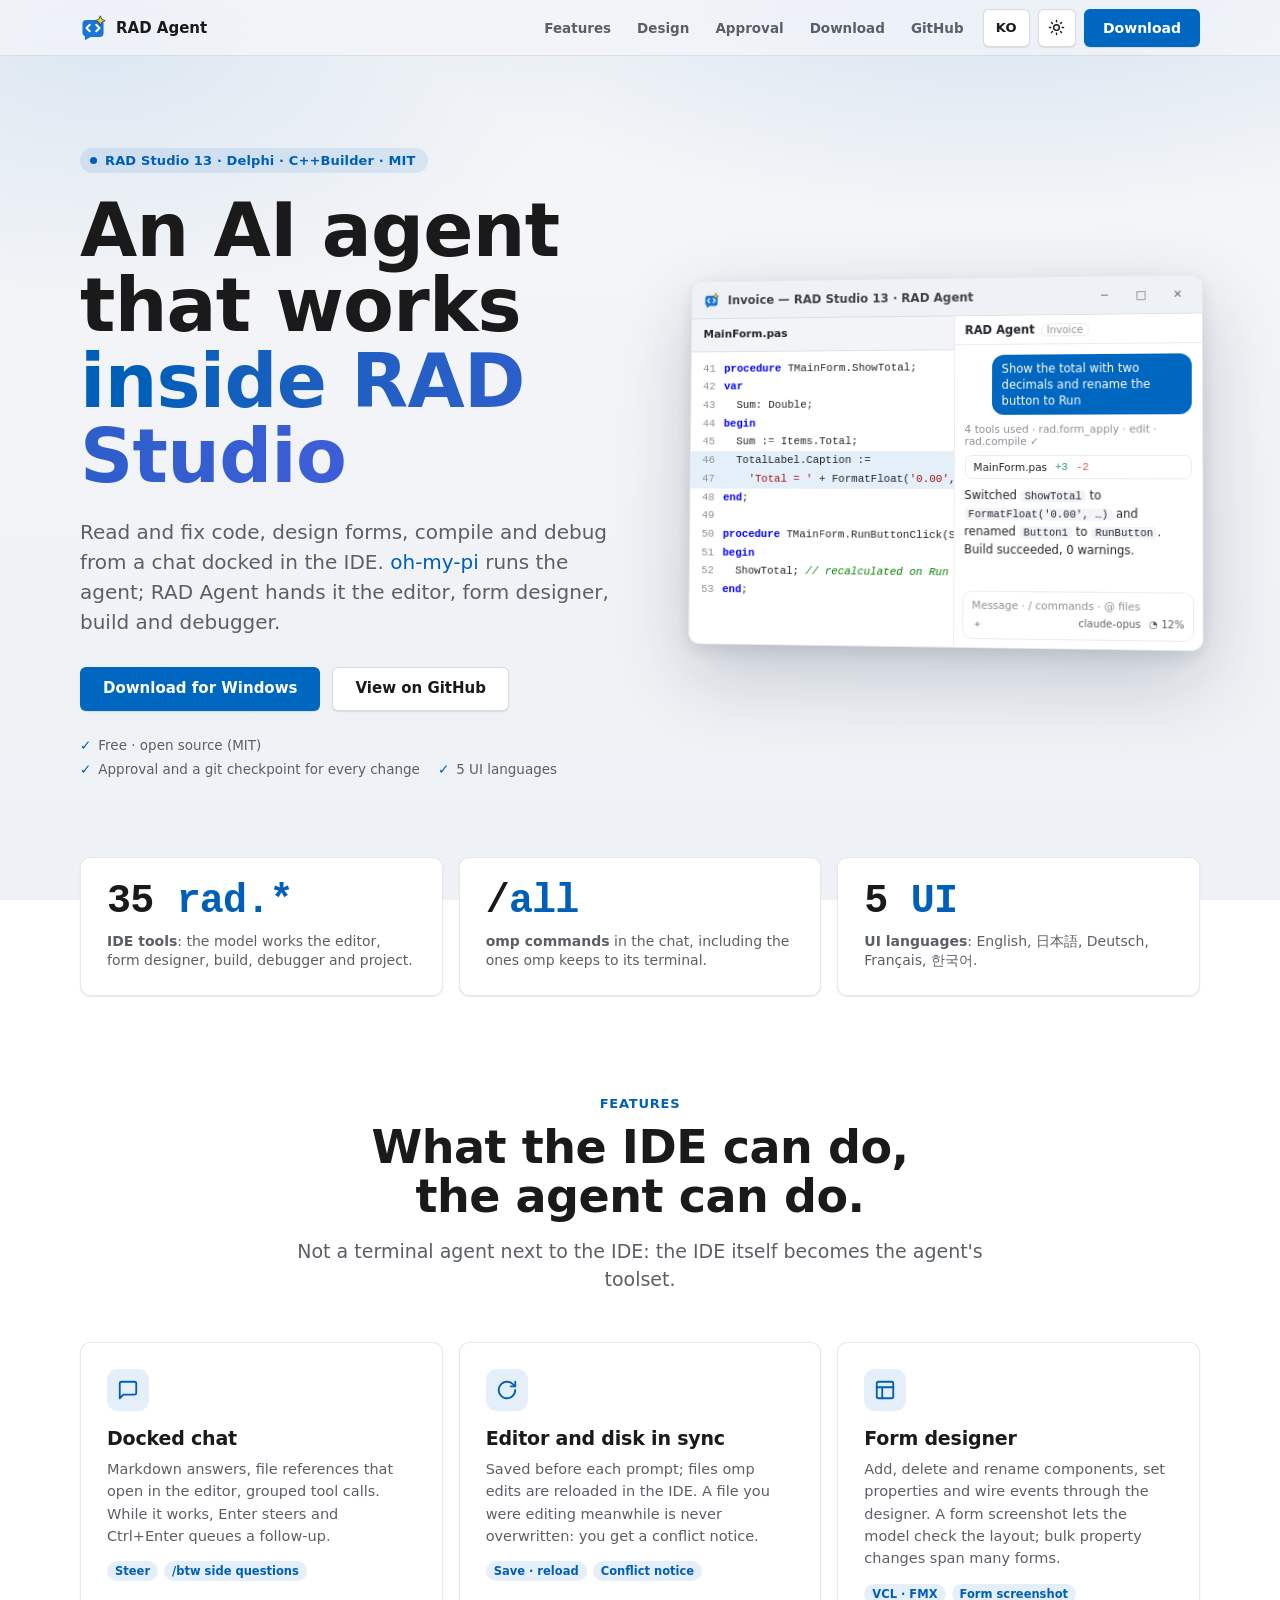
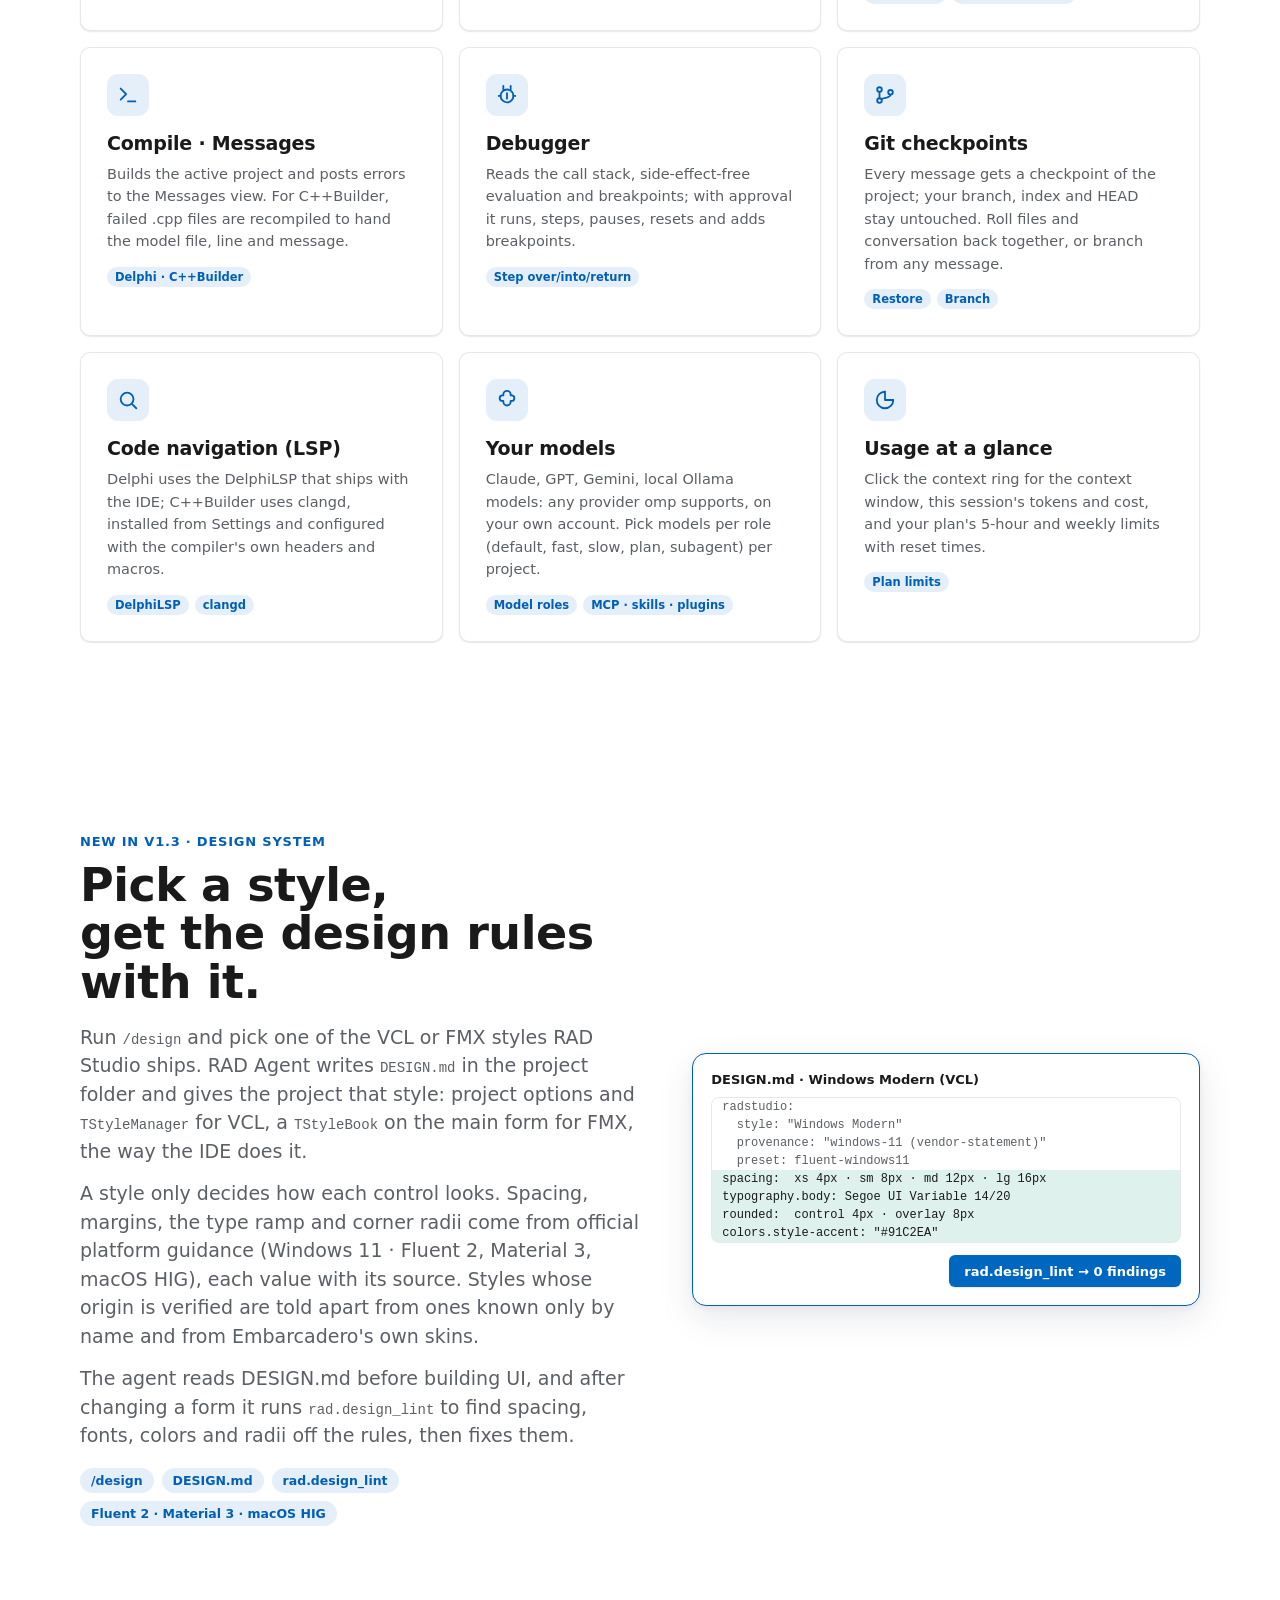
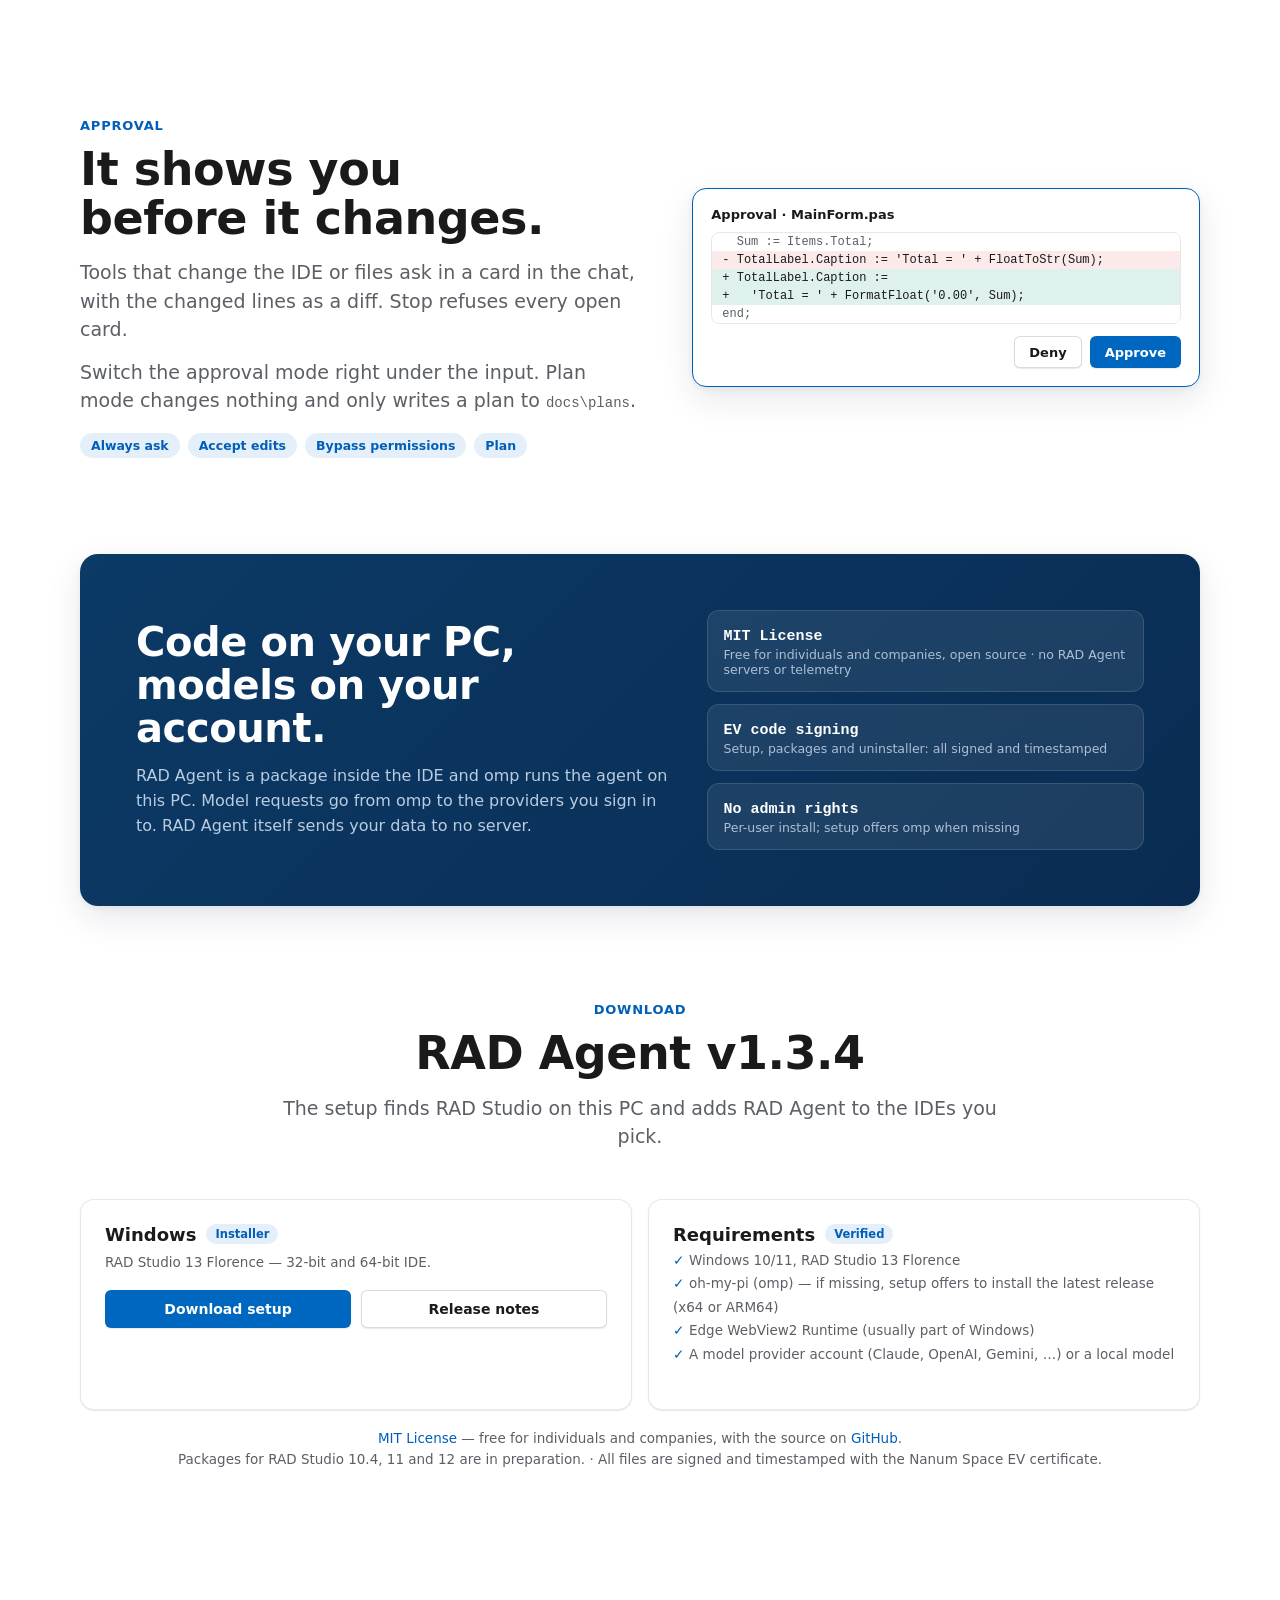
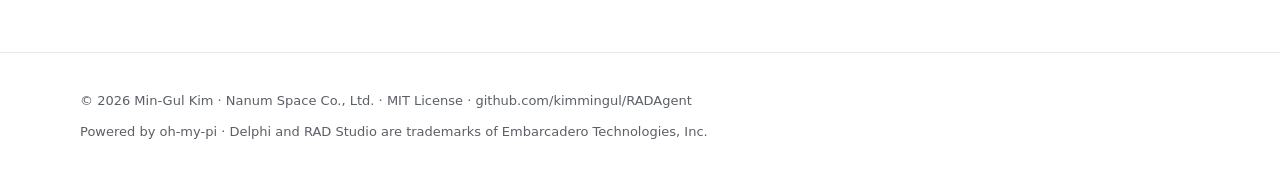
<file: site/index.html>
<!doctype html>
<html lang="ko">
<head>
  <meta charset="utf-8">
  <meta name="viewport" content="width=device-width, initial-scale=1">
  <title>RAD Agent — AI coding agent for RAD Studio</title>
  <meta name="description" content="RAD Studio IDE에 도킹되는 AI 코딩 에이전트. Delphi·C++Builder 코드, 폼 디자이너, 컴파일, 디버거를 채팅으로.">
  <meta property="og:title" content="RAD Agent — an agentic coding assistant for Delphi, powered by oh-my-pi">
  <meta property="og:description" content="An AI agent docked in RAD Studio: code, forms, build and debugger from one chat, with approval and git checkpoints.">
  <meta property="og:type" content="website">
  <link rel="icon" href="icon.svg" type="image/svg+xml">
  <style>
    :root {
      color-scheme: light dark;
      --bg: #f5f6f8;
      --bg-2: #eef1f5;
      --surface: #ffffff;
      --surface-2: #fbfcfd;
      --surface-hover: #f7f9fc;
      --text: #1a1a1a;
      --muted: #5b5f66;
      --faint: #8b9099;
      --line: rgba(0,0,0,.09);
      --line-strong: rgba(0,0,0,.14);
      --accent: #005fb8;
      --accent-2: #0067c0;
      --accent-soft: rgba(0,103,192,.10);
      --accent-glow: rgba(0,103,192,.16);
      --btn-text: #ffffff;
      --shadow-sm: 0 1px 2px rgba(0,0,0,.06), 0 1px 1px rgba(0,0,0,.04);
      --shadow: 0 12px 34px rgba(15,30,60,.10), 0 2px 6px rgba(15,30,60,.06);
      --shadow-lg: 0 30px 80px rgba(15,30,60,.20), 0 6px 18px rgba(15,30,60,.10);
      --radius-card: 10px;
      --radius-btn: 6px;
      --win-bg: #ffffff;
      --win-bar: #eef1f5;
      --win-grid: #ffffff;
      --win-head: #f2f4f7;
      --win-alt: #f8fafc;
      --win-text: #20242b;
      --win-line: rgba(0,0,0,.08);
      --code-kw: #0000ff; --code-str: #a31515; --code-cm: #008000;
      --mono: "Cascadia Code", "Cascadia Mono", "Consolas", ui-monospace, monospace;
      --sans: "Segoe UI Variable Display", "Segoe UI Variable", "Segoe UI", system-ui, "Malgun Gothic", sans-serif;
      --sans-text: "Segoe UI Variable Text", "Segoe UI Variable", "Segoe UI", system-ui, "Malgun Gothic", sans-serif;
    }
    :root[data-theme="light"] {
      color-scheme: light;
      --bg: #f5f6f8; --bg-2: #eef1f5;
      --surface: #ffffff; --surface-2: #fbfcfd; --surface-hover: #f7f9fc;
      --text: #1a1a1a; --muted: #5b5f66; --faint: #8b9099;
      --line: rgba(0,0,0,.09); --line-strong: rgba(0,0,0,.14);
      --accent: #005fb8; --accent-2: #0067c0; --accent-soft: rgba(0,103,192,.10); --accent-glow: rgba(0,103,192,.16);
      --btn-text: #ffffff;
      --shadow-sm: 0 1px 2px rgba(0,0,0,.06), 0 1px 1px rgba(0,0,0,.04);
      --shadow: 0 12px 34px rgba(15,30,60,.10), 0 2px 6px rgba(15,30,60,.06);
      --shadow-lg: 0 30px 80px rgba(15,30,60,.20), 0 6px 18px rgba(15,30,60,.10);
      --win-bg: #ffffff; --win-bar: #eef1f5; --win-grid: #ffffff; --win-head: #f2f4f7;
      --win-alt: #f8fafc; --win-text: #20242b; --win-line: rgba(0,0,0,.08);
    }
    @media (prefers-color-scheme: dark) {
      :root {
        --bg: #1b1b1d; --bg-2: #161618;
        --surface: #2a2b2e; --surface-2: #2f3033; --surface-hover: #34363a;
        --text: #f3f4f6; --muted: #b6bbc4; --faint: #7e858f;
        --line: rgba(255,255,255,.09); --line-strong: rgba(255,255,255,.16);
        --accent: #60cdff; --accent-2: #4cc2ff; --accent-soft: rgba(96,205,255,.12);
        --accent-glow: rgba(76,194,255,.14); --btn-text: #06223a;
        --shadow-sm: 0 1px 2px rgba(0,0,0,.4);
        --shadow: 0 14px 40px rgba(0,0,0,.5);
        --shadow-lg: 0 36px 90px rgba(0,0,0,.7);
        --win-bg: #232427; --win-bar: #2c2d31; --win-grid: #1f2023; --win-head: #2a2b2f;
        --win-alt: #25262a; --win-text: #e8eaed; --win-line: rgba(255,255,255,.08);
      }
    }
    :root[data-theme="dark"] {
      color-scheme: dark;
      --bg: #1b1b1d; --bg-2: #161618;
      --surface: #2a2b2e; --surface-2: #2f3033; --surface-hover: #34363a;
      --text: #f3f4f6; --muted: #b6bbc4; --faint: #7e858f;
      --line: rgba(255,255,255,.09); --line-strong: rgba(255,255,255,.16);
      --accent: #60cdff; --accent-2: #4cc2ff; --accent-soft: rgba(96,205,255,.12);
      --accent-glow: rgba(76,194,255,.14); --btn-text: #06223a;
      --shadow-sm: 0 1px 2px rgba(0,0,0,.4);
      --shadow: 0 14px 40px rgba(0,0,0,.5);
      --shadow-lg: 0 36px 90px rgba(0,0,0,.7);
      --win-bg: #232427; --win-bar: #2c2d31; --win-grid: #1f2023; --win-head: #2a2b2f;
      --win-alt: #25262a; --win-text: #e8eaed; --win-line: rgba(255,255,255,.08);
    }

    * { box-sizing: border-box; }
    html { scroll-behavior: smooth; }
    body {
      margin: 0;
      font-family: var(--sans-text);
      color: var(--text);
      background:
        radial-gradient(1100px 480px at 78% -8%, var(--accent-glow), transparent 60%),
        radial-gradient(900px 500px at 8% 4%, var(--accent-soft), transparent 55%),
        linear-gradient(180deg, var(--bg) 0%, var(--bg-2) 100%);
      background-attachment: fixed;
      -webkit-font-smoothing: antialiased;
      text-rendering: optimizeLegibility;
    }
    a { color: var(--accent); text-decoration: none; }
    a:hover { text-decoration: underline; }
    :focus-visible { outline: 2px solid var(--accent); outline-offset: 2px; border-radius: 4px; }
    h1, h2, h3 { font-family: var(--sans); letter-spacing: -.01em; }

    .wrap { width: min(1120px, calc(100% - 40px)); margin: 0 auto; }

    /* ---- nav ---- */
    .nav {
      position: sticky; top: 0; z-index: 30; height: 56px;
      display: flex; align-items: center;
      background: color-mix(in srgb, var(--bg) 72%, transparent);
      backdrop-filter: saturate(160%) blur(20px);
      -webkit-backdrop-filter: saturate(160%) blur(20px);
      border-bottom: 1px solid var(--line);
    }
    .nav .wrap { display: flex; align-items: center; justify-content: space-between; gap: 16px; }
    .brand { display: inline-flex; align-items: center; gap: 10px; color: var(--text); font-weight: 650; font-size: 15px; }
    .brand:hover { text-decoration: none; }
    .logo { width: 26px; height: 26px; border-radius: 7px; box-shadow: var(--shadow-sm); display: block; }
    .nav-right { display: flex; align-items: center; gap: 8px; }
    .nav-links { display: flex; align-items: center; gap: 4px; }
    .nav-links a { color: var(--muted); font-size: 13.5px; font-weight: 550; padding: 7px 11px; border-radius: var(--radius-btn); }
    .nav-links a:hover { color: var(--text); background: var(--surface-hover); text-decoration: none; }

    .btn {
      display: inline-flex; align-items: center; justify-content: center; gap: 8px;
      height: 38px; padding: 0 18px; border-radius: var(--radius-btn);
      font-family: var(--sans-text); font-size: 14px; font-weight: 600; line-height: 1;
      border: 1px solid transparent; cursor: pointer; white-space: nowrap;
      transition: background .14s ease, border-color .14s ease, transform .1s ease, box-shadow .14s ease;
    }
    .btn-accent { background: var(--accent-2); color: var(--btn-text); box-shadow: var(--shadow-sm); }
    .btn-accent:hover { background: color-mix(in srgb, var(--accent-2) 88%, #000 12%); text-decoration: none; }
    .btn-accent:active { transform: translateY(1px); }
    .btn-ghost { background: var(--surface); color: var(--text); border-color: var(--line-strong); box-shadow: var(--shadow-sm); }
    .btn-ghost:hover { background: var(--surface-hover); text-decoration: none; }
    .icon-btn {
      width: 38px; height: 38px; padding: 0; border-radius: var(--radius-btn);
      background: var(--surface); border: 1px solid var(--line-strong); color: var(--text);
      display: inline-grid; place-items: center; cursor: pointer; box-shadow: var(--shadow-sm);
    }
    .icon-btn:hover { background: var(--surface-hover); }
    .icon-btn svg { width: 17px; height: 17px; }
    .icon-btn .moon { display: none; }
    :root[data-theme="dark"] .icon-btn .sun, .icon-btn .sun { display: block; }
    :root[data-theme="dark"] .icon-btn .moon { display: none; }
    @media (prefers-color-scheme: dark) { .icon-btn .sun { display: none; } .icon-btn .moon { display: block; } }
    :root[data-theme="light"] .icon-btn .sun { display: block; }
    :root[data-theme="light"] .icon-btn .moon { display: none; }
    :root[data-theme="dark"] .icon-btn .moon { display: block; }
    :root[data-theme="dark"] .icon-btn .sun { display: none; }

    .lang-btn { width: auto; padding: 0 12px; font-family: var(--sans-text); font-size: 13px; font-weight: 700; letter-spacing: .03em; }

    /* ---- hero ---- */
    .hero { padding: clamp(48px, 8vw, 92px) 0 clamp(40px, 6vw, 72px); }
    .hero .wrap { display: grid; grid-template-columns: minmax(0, 1.02fr) minmax(0, .98fr); gap: clamp(32px, 5vw, 64px); align-items: center; }
    .eyebrow {
      display: inline-flex; align-items: center; gap: 8px; margin: 0 0 20px;
      padding: 5px 12px 5px 10px; border-radius: 999px;
      background: var(--accent-soft); color: var(--accent);
      font-size: 13px; font-weight: 650; letter-spacing: .01em;
    }
    .eyebrow .pulse { width: 7px; height: 7px; border-radius: 50%; background: var(--accent); box-shadow: 0 0 0 0 var(--accent-glow); }
    h1 { margin: 0; font-size: clamp(40px, 6.4vw, 74px); line-height: 1.02; font-weight: 700; }
    h1 .grad { background: linear-gradient(96deg, var(--accent) 10%, color-mix(in srgb, var(--accent) 55%, #8a5cff) 100%); -webkit-background-clip: text; background-clip: text; color: transparent; }
    .lede { margin: 22px 0 0; max-width: 560px; color: var(--muted); font-size: clamp(17px, 1.7vw, 20px); line-height: 1.5; font-weight: 450; }
    .hero-actions { display: flex; flex-wrap: wrap; gap: 12px; margin-top: 30px; }
    .hero-actions .btn { height: 44px; padding: 0 22px; font-size: 15px; }
    .chips { display: flex; flex-wrap: wrap; gap: 8px 18px; margin-top: 26px; color: var(--muted); font-size: 13.5px; }
    .chips span { display: inline-flex; align-items: center; gap: 7px; }
    .chips .tick { color: var(--accent); font-weight: 700; }

    /* ---- stats band ---- */
    .stats { padding: 8px 0 4px; }
    .stats .wrap { display: grid; grid-template-columns: repeat(3, 1fr); gap: 16px; }
    .stat { background: var(--surface); border: 1px solid var(--line); border-radius: var(--radius-card); padding: 24px 26px; box-shadow: var(--shadow-sm); }
    .stat .big { font-family: var(--mono); font-size: clamp(28px, 3.4vw, 40px); font-weight: 600; line-height: 1; letter-spacing: -.02em; }
    .stat .big em { font-style: normal; color: var(--accent); }
    .stat .cap { margin-top: 10px; color: var(--muted); font-size: 14px; line-height: 1.4; }

    /* ---- sections ---- */
    .section { padding: clamp(56px, 8vw, 96px) 0; }
    .sec-head { max-width: 720px; margin: 0 0 clamp(32px, 4vw, 48px); }
    .sec-head.center { margin-left: auto; margin-right: auto; text-align: center; }
    .sec-eyebrow { color: var(--accent); font-size: 13px; font-weight: 650; letter-spacing: .06em; text-transform: uppercase; margin: 0 0 12px; }
    .sec-title { margin: 0; font-size: clamp(28px, 4vw, 46px); line-height: 1.06; font-weight: 700; }
    .sec-lede { margin: 16px 0 0; color: var(--muted); font-size: clamp(16px, 1.7vw, 19px); line-height: 1.5; }

    .features { display: grid; grid-template-columns: repeat(3, 1fr); gap: 16px; }
    .card {
      position: relative; background: var(--surface); border: 1px solid var(--line);
      border-radius: var(--radius-card); padding: 26px; box-shadow: var(--shadow-sm);
      transition: transform .18s ease, box-shadow .18s ease, border-color .18s ease;
    }
    .card:hover { transform: translateY(-3px); box-shadow: var(--shadow); border-color: var(--line-strong); }
    .card .ico { width: 42px; height: 42px; border-radius: 11px; display: grid; place-items: center; background: var(--accent-soft); color: var(--accent); margin-bottom: 16px; }
    .card .ico svg { width: 22px; height: 22px; }
    .card h3 { margin: 0 0 9px; font-size: 19px; font-weight: 650; }
    .card p { margin: 0; color: var(--muted); font-size: 14.5px; line-height: 1.55; }
    .card .tags { margin-top: 14px; display: flex; flex-wrap: wrap; gap: 6px; }
    .card .tags b { font-weight: 600; font-size: 11.5px; color: var(--accent); background: var(--accent-soft); padding: 3px 8px; border-radius: 999px; }
    .card.span2 { grid-column: span 2; }

    /* local band */
    .band { background: linear-gradient(135deg, #0b3a66, #0a2c52); color: #eaf2fb; border-radius: 18px; padding: clamp(34px, 5vw, 56px); display: grid; grid-template-columns: 1.1fr .9fr; gap: 36px; align-items: center; box-shadow: var(--shadow); }
    :root[data-theme="dark"] .band, .band { }
    @media (prefers-color-scheme: dark) { .band { background: linear-gradient(135deg, #15324f, #0e2236); } }
    :root[data-theme="dark"] .band { background: linear-gradient(135deg, #15324f, #0e2236); }
    .band h2 { margin: 0; font-size: clamp(26px, 3.4vw, 40px); line-height: 1.08; color: #fff; }
    .band p { margin: 14px 0 0; color: #b9cce0; font-size: 16px; line-height: 1.55; }
    .band .ministats { display: grid; gap: 12px; }
    .band .ms { background: rgba(255,255,255,.08); border: 1px solid rgba(255,255,255,.12); border-radius: 12px; padding: 14px 16px; }
    .band .ms b { font-family: var(--mono); font-size: 15px; color: #fff; }
    .band .ms span { display: block; color: #aebfd4; font-size: 12.5px; margin-top: 2px; }

    /* download */
    .dl-grid { display: grid; grid-template-columns: 1fr 1fr; gap: 16px; }
    .dl {
      background: var(--surface); border: 1px solid var(--line); border-radius: 14px; padding: 24px;
      box-shadow: var(--shadow-sm); transition: border-color .18s ease, box-shadow .18s ease;
    }
    .dl:hover { border-color: var(--line-strong); box-shadow: var(--shadow); }
    .dl .arch { display: flex; align-items: center; gap: 10px; }
    .dl .archname { font-size: 18px; font-weight: 650; }
    .dl .pill { font-size: 11.5px; font-weight: 600; color: var(--accent); background: var(--accent-soft); padding: 3px 9px; border-radius: 999px; }
    .dl .for { margin: 8px 0 18px; color: var(--muted); font-size: 13.5px; line-height: 1.45; }
    .dl .row { display: flex; gap: 10px; flex-wrap: wrap; }
    .dl .row .btn { flex: 1; min-width: 130px; }
    .dl-note { margin-top: 18px; color: var(--muted); font-size: 13.5px; line-height: 1.6; text-align: center; }
    .dl-note code { font-family: var(--mono); background: var(--surface-2); border: 1px solid var(--line); padding: 1px 6px; border-radius: 5px; font-size: 12.5px; }

    footer { padding: 40px 0 56px; border-top: 1px solid var(--line); margin-top: clamp(40px, 6vw, 72px); }
    footer .wrap { display: flex; justify-content: space-between; gap: 16px; flex-wrap: wrap; color: var(--muted); font-size: 13px; }
    footer a { color: var(--muted); }

    /* reveal */
    .reveal { opacity: 0; transform: translateY(16px); transition: opacity .6s ease, transform .6s ease; }
    .reveal.in { opacity: 1; transform: none; }

    @media (max-width: 900px) {
      .hero .wrap { grid-template-columns: 1fr; }
      .mock { transform: none; order: -1; }
      .mock:hover { transform: none; }
      .features { grid-template-columns: 1fr 1fr; }
      .card.span2 { grid-column: auto; }
      .pivot, .band { grid-template-columns: 1fr; }
      .stats .wrap { grid-template-columns: 1fr; }
    }
    @media (max-width: 600px) {
      .features { grid-template-columns: 1fr; }
      .dl-grid { grid-template-columns: 1fr; }
      .nav-links { display: none; }
    }
    @media (prefers-reduced-motion: reduce) {
      html { scroll-behavior: auto; }
      .reveal { opacity: 1; transform: none; transition: none; }
      .mock { transform: none !important; }
    }
  
    :lang(ko) body { word-break: keep-all; overflow-wrap: anywhere; }
    .logo, .ic { box-shadow: none; } .logo svg, .ic svg { width: 100%; height: 100%; display: block; }
    /* ---- IDE mock (signature) ---- */
    .mock { width: 100%; border-radius: 12px; background: var(--win-bg); box-shadow: var(--shadow-lg); border: 1px solid var(--line); overflow: hidden; transform: perspective(1600px) rotateY(-7deg) rotateX(2deg); transition: transform .5s cubic-bezier(.2,.7,.2,1); }
    .mock:hover { transform: perspective(1600px) rotateY(-2deg) rotateX(1deg); }
    .titlebar { height: 38px; display: flex; align-items: center; gap: 9px; padding: 0 6px 0 12px; background: var(--win-bar); border-bottom: 1px solid var(--win-line); }
    .titlebar .ic { width: 16px; height: 16px; }
    .titlebar .ttl { font-size: 12px; font-weight: 600; color: var(--win-text); opacity: .85; }
    .caption { margin-left: auto; display: flex; }
    .caption i { width: 36px; height: 30px; display: grid; place-items: center; color: var(--win-text); opacity: .65; font-style: normal; font-size: 11px; }
    .ide { display: grid; grid-template-columns: 1.05fr .95fr; min-height: 330px; }
    .editor { background: var(--win-grid); border-right: 1px solid var(--win-line); font-family: var(--mono); font-size: 11px; line-height: 1.7; color: var(--win-text); padding: 10px 0; overflow: hidden; }
    .editor .tab { font-family: var(--sans-text); font-size: 11px; font-weight: 600; margin: -10px 0 8px; padding: 7px 12px; border-bottom: 1px solid var(--win-line); background: var(--win-head); }
    .editor .ln { display: block; padding: 0 12px; white-space: pre; }
    .editor .ln b { display: inline-block; width: 22px; color: var(--faint); font-weight: 400; }
    .editor .hl { background: var(--accent-soft); }
    @media (prefers-color-scheme: dark) { :root:not([data-theme="light"]) { --code-kw: #569cd6; --code-str: #ce9178; --code-cm: #6a9955; } }
    :root[data-theme="dark"] { --code-kw: #569cd6; --code-str: #ce9178; --code-cm: #6a9955; }
    .kw { color: var(--code-kw); font-weight: 600; } .st { color: var(--code-str); } .cm { color: var(--code-cm); font-style: italic; }
    .chat { background: var(--win-bg); display: flex; flex-direction: column; font-size: 11.5px; color: var(--win-text); }
    .chat .head { display: flex; align-items: center; gap: 6px; padding: 7px 10px; border-bottom: 1px solid var(--win-line); font-weight: 650; font-size: 11.5px; }
    .chat .head .chip { font-weight: 500; font-size: 10px; color: var(--faint); border: 1px solid var(--win-line); border-radius: 5px; padding: 0 5px; }
    .chat .log { flex: 1; padding: 10px; display: flex; flex-direction: column; gap: 8px; }
    .bubble { align-self: flex-end; background: var(--accent-2); color: var(--btn-text); padding: 6px 10px; border-radius: 12px; max-width: 88%; line-height: 1.4; }
    .toolrow { color: var(--faint); font-size: 10.5px; }
    .answer { line-height: 1.5; }
    .answer code { font-family: var(--mono); font-size: 10.5px; background: var(--win-head); padding: 0 4px; border-radius: 4px; }
    .filecard { border: 1px solid var(--win-line); border-radius: 7px; padding: 5px 8px; display: flex; gap: 8px; font-size: 10.5px; }
    .filecard .add { color: #1b9e77; font-family: var(--mono); } .filecard .del { color: #d9534f; font-family: var(--mono); }
    .composer { margin: 8px; border: 1px solid var(--win-line); border-radius: 10px; padding: 7px 9px; color: var(--faint); font-size: 10.5px; }
    .composer .row2 { display: flex; gap: 8px; margin-top: 6px; color: var(--muted); font-size: 10px; }
    .composer .row2 .sp { flex: 1; }

    /* approval showcase */
    .show { display: grid; grid-template-columns: 1.05fr .95fr; gap: clamp(28px, 4vw, 52px); align-items: center; }
    .approval { background: var(--surface); border: 1px solid var(--accent); border-radius: 14px; box-shadow: var(--shadow); padding: 18px; font-size: 13px; }
    .approval .t { font-weight: 650; margin-bottom: 10px; }
    .diff { font-family: var(--mono); font-size: 12px; border: 1px solid var(--line); border-radius: 8px; overflow: hidden; }
    .diff div { padding: 2px 10px; white-space: pre; }
    .diff .d { background: rgba(217,83,79,.12); } .diff .a { background: rgba(27,158,119,.14); } .diff .c { color: var(--muted); }
    .approval .acts { display: flex; gap: 8px; justify-content: flex-end; margin-top: 12px; }
    .approval .acts .btn { height: 32px; padding: 0 14px; font-size: 13px; }
    .modes { display: flex; flex-wrap: wrap; gap: 8px; margin-top: 18px; }
    .modes b { font-size: 12.5px; font-weight: 600; color: var(--accent); background: var(--accent-soft); padding: 5px 11px; border-radius: 999px; }
    .req { list-style: none; padding: 0; margin: 4px 0 18px; color: var(--muted); font-size: 13.5px; line-height: 1.75; }
    .req li::before { content: "✓ "; color: var(--accent); font-weight: 700; }
    @media (max-width: 900px) { .show { grid-template-columns: 1fr; } .ide { grid-template-columns: 1fr; } .editor { display: none; } }
  </style>
</head>
<body id="top">
  <nav class="nav">
    <div class="wrap">
      <a class="brand" href="#top">
        <span class="logo"><svg viewBox="0 0 32 32" aria-hidden="true"><path fill="#1976d2" d="M8 6h16a5 5 0 0 1 5 5v11a5 5 0 0 1-5 5H13l-7 4v-5a5 5 0 0 1-3-4V11a5 5 0 0 1 5-5Z"/><path fill="none" stroke="#fff" stroke-width="2.5" stroke-linecap="round" stroke-linejoin="round" d="m12 12-4 4 4 4m8-8 4 4-4 4"/><path fill="#ffca28" stroke="#153b61" stroke-width="1" stroke-linejoin="round" d="m25 1 1.8 4.2L31 7l-4.2 1.8L25 13l-1.8-4.2L19 7l4.2-1.8Z"/></svg></span>
        <span>RAD Agent</span>
      </a>
      <div class="nav-right">
        <div class="nav-links">
          <a href="#features" data-i18n="nav.features">기능</a>
          <a href="#design" data-i18n="nav.design">디자인</a>
          <a href="#approval" data-i18n="nav.approval">승인</a>
          <a href="#download" data-i18n="nav.download">다운로드</a>
          <a href="https://github.com/kimmingul/RADAgent">GitHub</a>
        </div>
        <button class="icon-btn lang-btn" id="lang" type="button" aria-label="한국어/English" title="Language">EN</button>
        <button class="icon-btn" id="theme" type="button" aria-label="라이트/다크 전환" title="Theme">
          <svg class="sun" viewBox="0 0 24 24" fill="none" stroke="currentColor" stroke-width="2" stroke-linecap="round"><circle cx="12" cy="12" r="4"/><path d="M12 2v2M12 20v2M4.9 4.9l1.4 1.4M17.7 17.7l1.4 1.4M2 12h2M20 12h2M4.9 19.1l1.4-1.4M17.7 6.3l1.4-1.4"/></svg>
          <svg class="moon" viewBox="0 0 24 24" fill="currentColor"><path d="M21 12.8A9 9 0 1 1 11.2 3a7 7 0 0 0 9.8 9.8z"/></svg>
        </button>
        <a class="btn btn-accent" href="#download" data-i18n="nav.dlbtn">다운로드</a>
      </div>
    </div>
  </nav>

  <main>
    <section class="hero">
      <div class="wrap">
        <div>
          <p class="eyebrow"><span class="pulse"></span> <span data-i18n="hero.eyebrow">RAD Studio 13 · Delphi · C++Builder · MIT</span></p>
          <h1 data-i18n="hero.title">RAD Studio 안의<br><span class="grad">AI 에이전트</span></h1>
          <p class="lede" data-i18n="hero.lede">IDE에 도킹된 채팅에서 코드를 읽고 고치고, 폼을 디자인하고, 컴파일하고, 디버깅합니다. 에이전트는 <a href="https://github.com/can1357/oh-my-pi">oh-my-pi</a>가 돌리고, RAD Agent는 에디터·폼 디자이너·빌드·디버거를 그 손에 쥐여 줍니다.</p>
          <div class="hero-actions">
            <a class="btn btn-accent" href="#download" data-i18n="hero.dl">Windows용 다운로드</a>
            <a class="btn btn-ghost" href="https://github.com/kimmingul/RADAgent" data-i18n="hero.github">GitHub에서 보기</a>
          </div>
          <div class="chips">
            <span><b class="tick">✓</b> <span data-i18n="hero.chip1">무료 · 오픈소스 (MIT)</span></span>
            <span><b class="tick">✓</b> <span data-i18n="hero.chip2">변경마다 승인과 git 체크포인트</span></span>
            <span><b class="tick">✓</b> <span data-i18n="hero.chip3">5개 언어 화면</span></span>
          </div>
        </div>

        <div class="mock" aria-hidden="true">
          <div class="titlebar">
            <span class="ic"><svg viewBox="0 0 32 32" aria-hidden="true"><path fill="#1976d2" d="M8 6h16a5 5 0 0 1 5 5v11a5 5 0 0 1-5 5H13l-7 4v-5a5 5 0 0 1-3-4V11a5 5 0 0 1 5-5Z"/><path fill="none" stroke="#fff" stroke-width="2.5" stroke-linecap="round" stroke-linejoin="round" d="m12 12-4 4 4 4m8-8 4 4-4 4"/><path fill="#ffca28" stroke="#153b61" stroke-width="1" stroke-linejoin="round" d="m25 1 1.8 4.2L31 7l-4.2 1.8L25 13l-1.8-4.2L19 7l4.2-1.8Z"/></svg></span>
            <span class="ttl">Invoice — RAD Studio 13 · RAD Agent</span>
            <span class="caption"><i>&#9472;</i><i>&#9633;</i><i>&#10005;</i></span>
          </div>
          <div class="ide">
            <div class="editor">
              <div class="tab">MainForm.pas</div>
              <span class="ln"><b>41</b><span class="kw">procedure</span> TMainForm.ShowTotal;</span>
              <span class="ln"><b>42</b><span class="kw">var</span></span>
              <span class="ln"><b>43</b>  Sum: Double;</span>
              <span class="ln"><b>44</b><span class="kw">begin</span></span>
              <span class="ln"><b>45</b>  Sum := Items.Total;</span>
              <span class="ln hl"><b>46</b>  TotalLabel.Caption :=</span>
              <span class="ln hl"><b>47</b>    <span class="st">'Total = '</span> + FormatFloat(<span class="st">'0.00'</span>, Sum);</span>
              <span class="ln"><b>48</b><span class="kw">end</span>;</span>
              <span class="ln"><b>49</b></span>
              <span class="ln"><b>50</b><span class="kw">procedure</span> TMainForm.RunButtonClick(Sender: TObject);</span>
              <span class="ln"><b>51</b><span class="kw">begin</span></span>
              <span class="ln"><b>52</b>  ShowTotal; <span class="cm">// recalculated on Run</span></span>
              <span class="ln"><b>53</b><span class="kw">end</span>;</span>
            </div>
            <div class="chat">
              <div class="head">RAD Agent <span class="chip">Invoice</span></div>
              <div class="log">
                <div class="bubble" data-i18n="mock.user">합계를 소수 둘째 자리까지 보여 주고, 버튼 이름을 Run으로 바꿔 줘</div>
                <div class="toolrow" data-i18n="mock.tools">도구 4개 사용 · rad.form_apply · edit · rad.compile ✓</div>
                <div class="filecard"><span>MainForm.pas</span><span class="add">+3</span><span class="del">-2</span></div>
                <div class="answer" data-i18n="mock.answer"><code>ShowTotal</code>을 <code>FormatFloat('0.00', …)</code>로 바꾸고 <code>Button1</code>을 <code>RunButton</code>으로 이름을 바꿨습니다. 빌드 성공, 경고 0개.</div>
              </div>
              <div class="composer"><span data-i18n="mock.input">메시지 입력 · / 명령 · @ 파일</span>
                <div class="row2"><span>＋</span><span class="sp"></span><span>claude-opus</span><span>◔ 12%</span></div>
              </div>
            </div>
          </div>
        </div>
      </div>
    </section>

    <section class="stats">
      <div class="wrap">
        <div class="stat reveal"><div class="big">35<em> rad.*</em></div><div class="cap" data-i18n="stat1.cap"><b>IDE 도구</b>: 에디터, 폼 디자이너, 빌드, 디버거, 프로젝트를 모델이 직접 다룹니다.</div></div>
        <div class="stat reveal"><div class="big">/<em>all</em></div><div class="cap" data-i18n="stat2.cap"><b>omp 명령</b>을 채팅에서. 터미널 전용 명령도 RAD Agent가 받아 처리합니다.</div></div>
        <div class="stat reveal"><div class="big">5<em> UI</em></div><div class="cap" data-i18n="stat3.cap"><b>화면 언어</b>: English, 日本語, Deutsch, Français, 한국어.</div></div>
      </div>
    </section>

    <section id="features" class="section">
      <div class="wrap">
        <div class="sec-head center reveal">
          <p class="sec-eyebrow" data-i18n="feat.eyebrow">기능</p>
          <h2 class="sec-title" data-i18n="feat.title">IDE가 하는 일을<br>에이전트도 합니다.</h2>
          <p class="sec-lede" data-i18n="feat.lede">터미널 에이전트를 IDE 옆에 띄우는 것이 아니라, IDE의 기능을 에이전트 도구로 엽니다.</p>
        </div>
        <div class="features">
          <article class="card reveal">
            <div class="ico"><svg viewBox="0 0 24 24" fill="none" stroke="currentColor" stroke-width="2" stroke-linecap="round" stroke-linejoin="round"><path d="M21 15a2 2 0 0 1-2 2H7l-4 4V5a2 2 0 0 1 2-2h14a2 2 0 0 1 2 2z"/></svg></div>
            <h3 data-i18n="f1.h">도킹 채팅</h3>
            <p data-i18n="f1.p">마크다운 답, 누르면 에디터가 열리는 파일 위치, 묶어서 보이는 도구 호출. 작업 중에도 Enter로 끼워 넣고 Ctrl+Enter로 턴 뒤에 보냅니다.</p>
            <div class="tags"><b data-i18n="f1.t1">끼워 넣기</b><b data-i18n="f1.t2">/btw 곁가지 질문</b></div>
          </article>
          <article class="card reveal">
            <div class="ico"><svg viewBox="0 0 24 24" fill="none" stroke="currentColor" stroke-width="2" stroke-linecap="round" stroke-linejoin="round"><path d="M21 12a9 9 0 1 1-3-6.7L21 8"/><path d="M21 3v5h-5"/></svg></div>
            <h3 data-i18n="f2.h">에디터와 디스크 동기화</h3>
            <p data-i18n="f2.p">보내기 전에 저장하고, omp가 고친 파일은 IDE가 다시 읽습니다. 그 사이 직접 고치던 파일은 덮어쓰지 않고 충돌로 알립니다.</p>
            <div class="tags"><b data-i18n="f2.t1">저장 · 다시 읽기</b><b data-i18n="f2.t2">충돌 알림</b></div>
          </article>
          <article class="card reveal">
            <div class="ico"><svg viewBox="0 0 24 24" fill="none" stroke="currentColor" stroke-width="2" stroke-linecap="round" stroke-linejoin="round"><rect x="3" y="3" width="18" height="18" rx="2"/><path d="M3 9h18M9 21V9"/></svg></div>
            <h3 data-i18n="f3.h">폼 디자이너</h3>
            <p data-i18n="f3.p">컴포넌트 추가·삭제·이름 변경, 속성과 이벤트 연결을 디자이너로 합니다. 폼 스크린샷으로 레이아웃을 눈으로 확인하고, 여러 폼의 속성은 한 번에 고칩니다.</p>
            <div class="tags"><b data-i18n="f3.t1">VCL · FMX</b><b data-i18n="f3.t2">폼 스크린샷</b></div>
          </article>
          <article class="card reveal">
            <div class="ico"><svg viewBox="0 0 24 24" fill="none" stroke="currentColor" stroke-width="2" stroke-linecap="round" stroke-linejoin="round"><path d="M4 17l6-6-6-6M12 19h8"/></svg></div>
            <h3 data-i18n="f4.h">컴파일 · 메시지 뷰</h3>
            <p data-i18n="f4.p">활성 프로젝트를 빌드하고 오류를 메시지 뷰에 올립니다. C++Builder는 실패한 .cpp를 다시 컴파일해 파일·줄·메시지를 모델에 돌려줍니다.</p>
            <div class="tags"><b data-i18n="f4.t1">Delphi · C++Builder</b></div>
          </article>
          <article class="card reveal">
            <div class="ico"><svg viewBox="0 0 24 24" fill="none" stroke="currentColor" stroke-width="2" stroke-linecap="round" stroke-linejoin="round"><path d="M8 2v4M16 2v4"/><rect x="5" y="6" width="14" height="14" rx="7"/><path d="M12 10v6M3 13h2M19 13h2"/></svg></div>
            <h3 data-i18n="f5.h">디버거</h3>
            <p data-i18n="f5.p">호출 스택, 부작용 없는 식 평가, 중단점 목록을 읽고, 승인하면 실행·스텝·일시 정지·종료와 중단점 추가까지 합니다.</p>
            <div class="tags"><b data-i18n="f5.t1">스텝 over/into/return</b></div>
          </article>
          <article class="card reveal">
            <div class="ico"><svg viewBox="0 0 24 24" fill="none" stroke="currentColor" stroke-width="2" stroke-linecap="round" stroke-linejoin="round"><circle cx="6" cy="6" r="2.5"/><circle cx="6" cy="18" r="2.5"/><circle cx="18" cy="9" r="2.5"/><path d="M6 8.5v7M18 11.5c0 4-6 3-10 5"/></svg></div>
            <h3 data-i18n="f6.h">git 체크포인트</h3>
            <p data-i18n="f6.p">메시지마다 보내기 직전 상태를 남깁니다. 내 브랜치·index·HEAD는 그대로. 메시지에서 파일과 대화를 함께 되돌리거나, 거기서 브랜치를 만듭니다.</p>
            <div class="tags"><b data-i18n="f6.t1">되돌리기</b><b data-i18n="f6.t2">브랜치</b></div>
          </article>
          <article class="card reveal">
            <div class="ico"><svg viewBox="0 0 24 24" fill="none" stroke="currentColor" stroke-width="2" stroke-linecap="round" stroke-linejoin="round"><circle cx="11" cy="11" r="7"/><path d="M21 21l-4.3-4.3"/></svg></div>
            <h3 data-i18n="f7.h">코드 탐색 (LSP)</h3>
            <p data-i18n="f7.p">Delphi는 IDE 설치본의 DelphiLSP를, C++Builder는 clangd를 연결합니다. clangd는 설정 창에서 받아 설치하고 컴파일러가 쓰는 헤더·매크로로 설정됩니다.</p>
            <div class="tags"><b data-i18n="f7.t1">DelphiLSP</b><b data-i18n="f7.t2">clangd</b></div>
          </article>
          <article class="card reveal">
            <div class="ico"><svg viewBox="0 0 24 24" fill="none" stroke="currentColor" stroke-width="2" stroke-linecap="round" stroke-linejoin="round"><path d="M12 2a4 4 0 0 1 4 4v1h1a3 3 0 0 1 0 6h-1v1a4 4 0 0 1-8 0v-1H7a3 3 0 0 1 0-6h1V6a4 4 0 0 1 4-4z"/></svg></div>
            <h3 data-i18n="f8.h">모델은 내가 고릅니다</h3>
            <p data-i18n="f8.p">Claude, GPT, Gemini, Ollama 로컬 모델까지 omp가 지원하는 공급자를 내 계정으로 씁니다. 역할별 모델(기본·빠른·느린·계획·하위 에이전트)도 프로젝트마다 정합니다.</p>
            <div class="tags"><b data-i18n="f8.t1">역할별 모델</b><b data-i18n="f8.t2">MCP · 스킬 · 플러그인</b></div>
          </article>
          <article class="card reveal">
            <div class="ico"><svg viewBox="0 0 24 24" fill="none" stroke="currentColor" stroke-width="2" stroke-linecap="round" stroke-linejoin="round"><path d="M12 3a9 9 0 1 0 9 9"/><path d="M12 3v9h9"/></svg></div>
            <h3 data-i18n="f9.h">사용량이 한눈에</h3>
            <p data-i18n="f9.p">컨텍스트 원을 누르면 컨텍스트 윈도우와 이 세션의 토큰·비용, 공급자 플랜의 5시간·주간 한도와 재설정 시각이 보입니다.</p>
            <div class="tags"><b data-i18n="f9.t1">플랜 한도</b></div>
          </article>
        </div>
      </div>
    </section>

    <section id="design" class="section">
      <div class="wrap">
        <div class="show">
          <div class="reveal">
            <p class="sec-eyebrow" data-i18n="ds.eyebrow">새 기능 · v1.3 디자인 시스템</p>
            <h2 class="sec-title" data-i18n="ds.title">스타일을 고르면<br>디자인 규칙이 따라옵니다.</h2>
            <p class="sec-lede" data-i18n="ds.lede1"><code style="font-family:var(--mono);font-size:14px">/design</code>으로 RAD Studio에 들어 있는 VCL·FMX 스타일 중 하나를 고르면, RAD Agent가 프로젝트 폴더에 <code style="font-family:var(--mono);font-size:14px">DESIGN.md</code>를 쓰고 프로젝트에 그 스타일을 적용합니다. VCL은 프로젝트 옵션과 <code style="font-family:var(--mono);font-size:14px">TStyleManager</code>, FMX는 메인 폼의 <code style="font-family:var(--mono);font-size:14px">TStyleBook</code>. IDE가 하는 방식 그대로입니다.</p>
            <p class="sec-lede" style="margin-top:14px" data-i18n="ds.lede2">스타일은 컨트롤의 겉모습만 정합니다. 간격, 여백, 글꼴 단계, 모서리 반경처럼 스타일에 없는 것은 공식 플랫폼 기준(Windows 11 · Fluent 2, Material 3, macOS HIG)에서 가져온 값으로 채우고, 값마다 출처를 적습니다. 스타일의 출처가 확인된 것과 이름으로만 추정한 것, Embarcadero 자체 스킨도 구분합니다.</p>
            <p class="sec-lede" style="margin-top:14px" data-i18n="ds.lede3">에이전트는 UI를 만들기 전에 DESIGN.md를 읽고, 폼을 바꾼 뒤 <code style="font-family:var(--mono);font-size:14px">rad.design_lint</code>로 간격·글꼴·색·반경이 규칙을 벗어났는지 검사해 고칩니다.</p>
            <div class="modes"><b data-i18n="ds.m1">/design</b><b data-i18n="ds.m2">DESIGN.md</b><b data-i18n="ds.m3">rad.design_lint</b><b data-i18n="ds.m4">Fluent 2 · Material 3 · macOS HIG</b></div>
          </div>
          <div class="approval reveal" aria-hidden="true">
            <div class="t" data-i18n="ds.card">DESIGN.md · Windows Modern (VCL)</div>
            <div class="diff">
              <div class="c">radstudio:</div>
              <div class="c">  style: "Windows Modern"</div>
              <div class="c">  provenance: "windows-11 (vendor-statement)"</div>
              <div class="c">  preset: fluent-windows11</div>
              <div class="a">spacing:  xs 4px · sm 8px · md 12px · lg 16px</div>
              <div class="a">typography.body: Segoe UI Variable 14/20</div>
              <div class="a">rounded:  control 4px · overlay 8px</div>
              <div class="a">colors.style-accent: "#91C2EA"</div>
            </div>
            <div class="acts"><span class="btn btn-accent" data-i18n="ds.lint">rad.design_lint → 0 findings</span></div>
          </div>
        </div>
      </div>
    </section>

    <section id="approval" class="section">
      <div class="wrap">
        <div class="show">
          <div class="reveal">
            <p class="sec-eyebrow" data-i18n="ap.eyebrow">승인</p>
            <h2 class="sec-title" data-i18n="ap.title">바꾸기 전에<br>먼저 보여 줍니다.</h2>
            <p class="sec-lede" data-i18n="ap.lede1">IDE와 파일을 바꾸는 도구는 채팅 안의 카드로 승인을 받습니다. 바뀌는 줄이 diff로 보이고, 중지를 누르면 떠 있는 카드는 모두 거부됩니다.</p>
            <p class="sec-lede" style="margin-top:14px" data-i18n="ap.lede2">승인 방식은 입력 아래에서 바로 바꿉니다. 계획 모드는 아무것도 바꾸지 않고 <code style="font-family:var(--mono);font-size:14px">docs\plans</code>에 계획서만 씁니다.</p>
            <div class="modes"><b data-i18n="ap.m1">항상 묻기</b><b data-i18n="ap.m2">쓰기 허용</b><b data-i18n="ap.m3">권한 무시</b><b data-i18n="ap.m4">계획</b></div>
          </div>
          <div class="approval reveal" aria-hidden="true">
            <div class="t" data-i18n="ap.card">승인 요청 · MainForm.pas</div>
            <div class="diff">
              <div class="c">  Sum := Items.Total;</div>
              <div class="d">- TotalLabel.Caption := 'Total = ' + FloatToStr(Sum);</div>
              <div class="a">+ TotalLabel.Caption :=</div>
              <div class="a">+   'Total = ' + FormatFloat('0.00', Sum);</div>
              <div class="c">end;</div>
            </div>
            <div class="acts"><span class="btn btn-ghost" data-i18n="ap.deny">거부</span><span class="btn btn-accent" data-i18n="ap.ok">승인</span></div>
          </div>
        </div>
      </div>
    </section>

    <section class="section" style="padding-top:0">
      <div class="wrap">
        <div class="band reveal">
          <div>
            <h2 data-i18n="band.title">코드는 PC에, 모델은 내 계정으로.</h2>
            <p data-i18n="band.p">RAD Agent는 IDE 안의 패키지이고, 에이전트는 이 PC의 omp가 돌립니다. 모델 요청은 omp가 내가 로그인한 공급자로 보냅니다. RAD Agent 자체는 어떤 서버에도 데이터를 보내지 않습니다.</p>
          </div>
          <div class="ministats">
            <div class="ms"><b>MIT License</b><span data-i18n="band.ms1s">개인·기업 모두 무료, 소스 공개 · RAD Agent 자체 서버와 텔레메트리 없음</span></div>
            <div class="ms"><b data-i18n="band.ms2b">EV 코드 서명</b><span data-i18n="band.ms2s">설치 파일 · 패키지 · 제거 프로그램 모두 서명·타임스탬프</span></div>
            <div class="ms"><b data-i18n="band.ms3b">관리자 권한 없이</b><span data-i18n="band.ms3s">사용자 단위 설치, omp는 없으면 함께 설치 선택</span></div>
          </div>
        </div>
      </div>
    </section>

    <section id="download" class="section" style="padding-top:0">
      <div class="wrap">
        <div class="sec-head center reveal">
          <p class="sec-eyebrow" data-i18n="dl.eyebrow">다운로드</p>
          <h2 class="sec-title">RAD Agent v1.3.4</h2>
          <p class="sec-lede" data-i18n="dl.lede">설치 프로그램이 이 PC의 RAD Studio를 찾아 고른 IDE에 RAD Agent를 추가합니다.</p>
        </div>
        <div class="dl-grid">
          <div class="dl reveal">
            <div class="arch"><span class="archname">Windows</span><span class="pill" data-i18n="dl.pill">설치형</span></div>
            <p class="for" data-i18n="dl.for">RAD Studio 13 Florence — 32-bit IDE와 64-bit IDE.</p>
            <div class="row">
              <a class="btn btn-accent" id="dl-setup" href="https://github.com/kimmingul/RADAgent/releases/download/v1.3.4/RADAgent-Setup-1.3.4.0.exe" data-i18n="dl.setup">설치 파일 받기</a>
              <a class="btn btn-ghost" id="dl-notes" href="https://github.com/kimmingul/RADAgent/releases/tag/v1.3.4" data-i18n="dl.notes">릴리스 노트</a>
            </div>
          </div>
          <div class="dl reveal">
            <div class="arch"><span class="archname" data-i18n="dl.reqh">요구 사항</span><span class="pill" data-i18n="dl.reqpill">확인됨</span></div>
            <ul class="req">
              <li data-i18n="dl.r1">Windows 10/11, RAD Studio 13 Florence</li>
              <li data-i18n="dl.r2">oh-my-pi(omp) — 없으면 설치 중에 최신 버전(x64·ARM64)을 받아 설치(선택)</li>
              <li data-i18n="dl.r3">Edge WebView2 런타임(Windows에 보통 포함)</li>
              <li data-i18n="dl.r4">모델 공급자 계정(Claude, OpenAI, Gemini 등) 또는 로컬 모델</li>
            </ul>
          </div>
        </div>
        <p class="dl-note" data-i18n="dl.note"><a href="https://github.com/kimmingul/RADAgent/blob/master/LICENSE">MIT License</a> — 개인·기업 모두 무료이고 소스는 <a href="https://github.com/kimmingul/RADAgent">GitHub</a>에 공개되어 있습니다.<br>RAD Studio 10.4 · 11 · 12용 패키지는 준비 중입니다. · 모든 파일은 Nanum Space EV 인증서로 서명·타임스탬프되어 있습니다.</p>
      </div>
    </section>
  </main>

  <footer>
    <div class="wrap">
      <span>© 2026 Min-Gul Kim · Nanum Space Co., Ltd. · <a href="https://github.com/kimmingul/RADAgent/blob/master/LICENSE">MIT License</a> · <a href="https://github.com/kimmingul/RADAgent">github.com/kimmingul/RADAgent</a></span>
      <span>Powered by <a href="https://github.com/can1357/oh-my-pi">oh-my-pi</a> · Delphi and RAD Studio are trademarks of Embarcadero Technologies, Inc.</span>
    </div>
  </footer>

  <script>
    (function () {
      var root = document.documentElement;
      try {
        var saved = localStorage.getItem('rada-theme');
        if (saved === 'light' || saved === 'dark') root.setAttribute('data-theme', saved);
      } catch (e) {}
      document.getElementById('theme').addEventListener('click', function () {
        var sysDark = window.matchMedia('(prefers-color-scheme: dark)').matches;
        var cur = root.getAttribute('data-theme') || (sysDark ? 'dark' : 'light');
        var next = cur === 'dark' ? 'light' : 'dark';
        root.setAttribute('data-theme', next);
        try { localStorage.setItem('rada-theme', next); } catch (e) {}
      });

      var I18N = {
       "nav.features": {
        "ko": "기능",
        "en": "Features"
       },
       "nav.approval": {
        "ko": "승인",
        "en": "Approval"
       },
       "nav.download": {
        "ko": "다운로드",
        "en": "Download"
       },
       "nav.dlbtn": {
        "ko": "다운로드",
        "en": "Download"
       },
       "hero.eyebrow": {
        "ko": "RAD Studio 13 · Delphi · C++Builder · MIT",
        "en": "RAD Studio 13 · Delphi · C++Builder · MIT"
       },
       "hero.title": {
        "ko": "RAD Studio 안의<br><span class=\"grad\">AI 에이전트</span>",
        "en": "An AI agent that works<br><span class=\"grad\">inside RAD Studio</span>"
       },
       "hero.lede": {
        "ko": "IDE에 도킹된 채팅에서 코드를 읽고 고치고, 폼을 디자인하고, 컴파일하고, 디버깅합니다. 에이전트는 <a href=\"https://github.com/can1357/oh-my-pi\">oh-my-pi</a>가 돌리고, RAD Agent는 에디터·폼 디자이너·빌드·디버거를 그 손에 쥐여 줍니다.",
        "en": "Read and fix code, design forms, compile and debug from a chat docked in the IDE. <a href=\"https://github.com/can1357/oh-my-pi\">oh-my-pi</a> runs the agent; RAD Agent hands it the editor, form designer, build and debugger."
       },
       "hero.dl": {
        "ko": "Windows용 다운로드",
        "en": "Download for Windows"
       },
       "hero.github": {
       "ko": "GitHub에서 보기",
       "en": "View on GitHub"
      },
      "hero.more": {
        "ko": "기능 보기",
        "en": "See features"
       },
       "hero.chip1": {
        "ko": "무료 · 오픈소스 (MIT)",
        "en": "Free · open source (MIT)"
       },
       "hero.chip2": {
        "ko": "변경마다 승인과 git 체크포인트",
        "en": "Approval and a git checkpoint for every change"
       },
       "hero.chip3": {
        "ko": "5개 언어 화면",
        "en": "5 UI languages"
       },
       "mock.user": {
        "ko": "합계를 소수 둘째 자리까지 보여 주고, 버튼 이름을 Run으로 바꿔 줘",
        "en": "Show the total with two decimals and rename the button to Run"
       },
       "mock.tools": {
        "ko": "도구 4개 사용 · rad.form_apply · edit · rad.compile ✓",
        "en": "4 tools used · rad.form_apply · edit · rad.compile ✓"
       },
       "mock.answer": {
        "ko": "<code>ShowTotal</code>을 <code>FormatFloat('0.00', …)</code>로 바꾸고 <code>Button1</code>을 <code>RunButton</code>으로 이름을 바꿨습니다. 빌드 성공, 경고 0개.",
        "en": "Switched <code>ShowTotal</code> to <code>FormatFloat('0.00', …)</code> and renamed <code>Button1</code> to <code>RunButton</code>. Build succeeded, 0 warnings."
       },
       "mock.input": {
        "ko": "메시지 입력 · / 명령 · @ 파일",
        "en": "Message · / commands · @ files"
       },
       "stat1.cap": {
        "ko": "<b>IDE 도구</b>: 에디터, 폼 디자이너, 빌드, 디버거, 프로젝트를 모델이 직접 다룹니다.",
        "en": "<b>IDE tools</b>: the model works the editor, form designer, build, debugger and project."
       },
       "stat2.cap": {
        "ko": "<b>omp 명령</b>을 채팅에서. 터미널 전용 명령도 RAD Agent가 받아 처리합니다.",
        "en": "<b>omp commands</b> in the chat, including the ones omp keeps to its terminal."
       },
       "stat3.cap": {
        "ko": "<b>화면 언어</b>: English, 日本語, Deutsch, Français, 한국어.",
        "en": "<b>UI languages</b>: English, 日本語, Deutsch, Français, 한국어."
       },
       "feat.eyebrow": {
        "ko": "기능",
        "en": "Features"
       },
       "feat.title": {
        "ko": "IDE가 하는 일을<br>에이전트도 합니다.",
        "en": "What the IDE can do,<br>the agent can do."
       },
       "feat.lede": {
        "ko": "터미널 에이전트를 IDE 옆에 띄우는 것이 아니라, IDE의 기능을 에이전트 도구로 엽니다.",
        "en": "Not a terminal agent next to the IDE: the IDE itself becomes the agent's toolset."
       },
       "f1.h": {
        "ko": "도킹 채팅",
        "en": "Docked chat"
       },
       "f1.p": {
        "ko": "마크다운 답, 누르면 에디터가 열리는 파일 위치, 묶어서 보이는 도구 호출. 작업 중에도 Enter로 끼워 넣고 Ctrl+Enter로 턴 뒤에 보냅니다.",
        "en": "Markdown answers, file references that open in the editor, grouped tool calls. While it works, Enter steers and Ctrl+Enter queues a follow-up."
       },
       "f1.t1": {
        "ko": "끼워 넣기",
        "en": "Steer"
       },
       "f1.t2": {
        "ko": "/btw 곁가지 질문",
        "en": "/btw side questions"
       },
       "f2.h": {
        "ko": "에디터와 디스크 동기화",
        "en": "Editor and disk in sync"
       },
       "f2.p": {
        "ko": "보내기 전에 저장하고, omp가 고친 파일은 IDE가 다시 읽습니다. 그 사이 직접 고치던 파일은 덮어쓰지 않고 충돌로 알립니다.",
        "en": "Saved before each prompt; files omp edits are reloaded in the IDE. A file you were editing meanwhile is never overwritten: you get a conflict notice."
       },
       "f2.t1": {
        "ko": "저장 · 다시 읽기",
        "en": "Save · reload"
       },
       "f2.t2": {
        "ko": "충돌 알림",
        "en": "Conflict notice"
       },
       "f3.h": {
        "ko": "폼 디자이너",
        "en": "Form designer"
       },
       "f3.p": {
        "ko": "컴포넌트 추가·삭제·이름 변경, 속성과 이벤트 연결을 디자이너로 합니다. 폼 스크린샷으로 레이아웃을 눈으로 확인하고, 여러 폼의 속성은 한 번에 고칩니다.",
        "en": "Add, delete and rename components, set properties and wire events through the designer. A form screenshot lets the model check the layout; bulk property changes span many forms."
       },
       "f3.t1": {
        "ko": "VCL · FMX",
        "en": "VCL · FMX"
       },
       "f3.t2": {
        "ko": "폼 스크린샷",
        "en": "Form screenshot"
       },
       "f4.h": {
        "ko": "컴파일 · 메시지 뷰",
        "en": "Compile · Messages"
       },
       "f4.p": {
        "ko": "활성 프로젝트를 빌드하고 오류를 메시지 뷰에 올립니다. C++Builder는 실패한 .cpp를 다시 컴파일해 파일·줄·메시지를 모델에 돌려줍니다.",
        "en": "Builds the active project and posts errors to the Messages view. For C++Builder, failed .cpp files are recompiled to hand the model file, line and message."
       },
       "f4.t1": {
        "ko": "Delphi · C++Builder",
        "en": "Delphi · C++Builder"
       },
       "f5.h": {
        "ko": "디버거",
        "en": "Debugger"
       },
       "f5.p": {
        "ko": "호출 스택, 부작용 없는 식 평가, 중단점 목록을 읽고, 승인하면 실행·스텝·일시 정지·종료와 중단점 추가까지 합니다.",
        "en": "Reads the call stack, side-effect-free evaluation and breakpoints; with approval it runs, steps, pauses, resets and adds breakpoints."
       },
       "f5.t1": {
        "ko": "스텝 over/into/return",
        "en": "Step over/into/return"
       },
       "f6.h": {
        "ko": "git 체크포인트",
        "en": "Git checkpoints"
       },
       "f6.p": {
        "ko": "메시지마다 보내기 직전 상태를 남깁니다. 내 브랜치·index·HEAD는 그대로. 메시지에서 파일과 대화를 함께 되돌리거나, 거기서 브랜치를 만듭니다.",
        "en": "Every message gets a checkpoint of the project; your branch, index and HEAD stay untouched. Roll files and conversation back together, or branch from any message."
       },
       "f6.t1": {
        "ko": "되돌리기",
        "en": "Restore"
       },
       "f6.t2": {
        "ko": "브랜치",
        "en": "Branch"
       },
       "f7.h": {
        "ko": "코드 탐색 (LSP)",
        "en": "Code navigation (LSP)"
       },
       "f7.p": {
        "ko": "Delphi는 IDE 설치본의 DelphiLSP를, C++Builder는 clangd를 연결합니다. clangd는 설정 창에서 받아 설치하고 컴파일러가 쓰는 헤더·매크로로 설정됩니다.",
        "en": "Delphi uses the DelphiLSP that ships with the IDE; C++Builder uses clangd, installed from Settings and configured with the compiler's own headers and macros."
       },
       "f7.t1": {
        "ko": "DelphiLSP",
        "en": "DelphiLSP"
       },
       "f7.t2": {
        "ko": "clangd",
        "en": "clangd"
       },
       "f8.h": {
        "ko": "모델은 내가 고릅니다",
        "en": "Your models"
       },
       "f8.p": {
        "ko": "Claude, GPT, Gemini, Ollama 로컬 모델까지 omp가 지원하는 공급자를 내 계정으로 씁니다. 역할별 모델(기본·빠른·느린·계획·하위 에이전트)도 프로젝트마다 정합니다.",
        "en": "Claude, GPT, Gemini, local Ollama models: any provider omp supports, on your own account. Pick models per role (default, fast, slow, plan, subagent) per project."
       },
       "f8.t1": {
        "ko": "역할별 모델",
        "en": "Model roles"
       },
       "f8.t2": {
        "ko": "MCP · 스킬 · 플러그인",
        "en": "MCP · skills · plugins"
       },
       "f9.h": {
        "ko": "사용량이 한눈에",
        "en": "Usage at a glance"
       },
       "f9.p": {
        "ko": "컨텍스트 원을 누르면 컨텍스트 윈도우와 이 세션의 토큰·비용, 공급자 플랜의 5시간·주간 한도와 재설정 시각이 보입니다.",
        "en": "Click the context ring for the context window, this session's tokens and cost, and your plan's 5-hour and weekly limits with reset times."
       },
       "f9.t1": {
        "ko": "플랜 한도",
        "en": "Plan limits"
       },
       "ap.eyebrow": {
        "ko": "승인",
        "en": "Approval"
       },
       "ap.title": {
        "ko": "바꾸기 전에<br>먼저 보여 줍니다.",
        "en": "It shows you<br>before it changes."
       },
       "nav.design": {
        "ko": "디자인",
        "en": "Design"
       },
       "ds.eyebrow": {
        "ko": "새 기능 · v1.3 디자인 시스템",
        "en": "New in v1.3 · Design system"
       },
       "ds.title": {
        "ko": "스타일을 고르면<br>디자인 규칙이 따라옵니다.",
        "en": "Pick a style,<br>get the design rules with it."
       },
       "ds.lede1": {
        "ko": "<code style=\"font-family:var(--mono);font-size:14px\">/design</code>으로 RAD Studio에 들어 있는 VCL·FMX 스타일 중 하나를 고르면, RAD Agent가 프로젝트 폴더에 <code style=\"font-family:var(--mono);font-size:14px\">DESIGN.md</code>를 쓰고 프로젝트에 그 스타일을 적용합니다. VCL은 프로젝트 옵션과 <code style=\"font-family:var(--mono);font-size:14px\">TStyleManager</code>, FMX는 메인 폼의 <code style=\"font-family:var(--mono);font-size:14px\">TStyleBook</code>. IDE가 하는 방식 그대로입니다.",
        "en": "Run <code style=\"font-family:var(--mono);font-size:14px\">/design</code> and pick one of the VCL or FMX styles RAD Studio ships. RAD Agent writes <code style=\"font-family:var(--mono);font-size:14px\">DESIGN.md</code> in the project folder and gives the project that style: project options and <code style=\"font-family:var(--mono);font-size:14px\">TStyleManager</code> for VCL, a <code style=\"font-family:var(--mono);font-size:14px\">TStyleBook</code> on the main form for FMX, the way the IDE does it."
       },
       "ds.lede2": {
        "ko": "스타일은 컨트롤의 겉모습만 정합니다. 간격, 여백, 글꼴 단계, 모서리 반경처럼 스타일에 없는 것은 공식 플랫폼 기준(Windows 11 · Fluent 2, Material 3, macOS HIG)에서 가져온 값으로 채우고, 값마다 출처를 적습니다. 스타일의 출처가 확인된 것과 이름으로만 추정한 것, Embarcadero 자체 스킨도 구분합니다.",
        "en": "A style only decides how each control looks. Spacing, margins, the type ramp and corner radii come from official platform guidance (Windows 11 · Fluent 2, Material 3, macOS HIG), each value with its source. Styles whose origin is verified are told apart from ones known only by name and from Embarcadero's own skins."
       },
       "ds.lede3": {
        "ko": "에이전트는 UI를 만들기 전에 DESIGN.md를 읽고, 폼을 바꾼 뒤 <code style=\"font-family:var(--mono);font-size:14px\">rad.design_lint</code>로 간격·글꼴·색·반경이 규칙을 벗어났는지 검사해 고칩니다.",
        "en": "The agent reads DESIGN.md before building UI, and after changing a form it runs <code style=\"font-family:var(--mono);font-size:14px\">rad.design_lint</code> to find spacing, fonts, colors and radii off the rules, then fixes them."
       },
       "ds.m1": {
        "ko": "/design",
        "en": "/design"
       },
       "ds.m2": {
        "ko": "DESIGN.md",
        "en": "DESIGN.md"
       },
       "ds.m3": {
        "ko": "rad.design_lint",
        "en": "rad.design_lint"
       },
       "ds.m4": {
        "ko": "Fluent 2 · Material 3 · macOS HIG",
        "en": "Fluent 2 · Material 3 · macOS HIG"
       },
       "ds.card": {
        "ko": "DESIGN.md · Windows Modern (VCL)",
        "en": "DESIGN.md · Windows Modern (VCL)"
       },
       "ds.lint": {
        "ko": "rad.design_lint → 0 findings",
        "en": "rad.design_lint → 0 findings"
       },
       "ap.lede1": {
        "ko": "IDE와 파일을 바꾸는 도구는 채팅 안의 카드로 승인을 받습니다. 바뀌는 줄이 diff로 보이고, 중지를 누르면 떠 있는 카드는 모두 거부됩니다.",
        "en": "Tools that change the IDE or files ask in a card in the chat, with the changed lines as a diff. Stop refuses every open card."
       },
       "ap.lede2": {
        "ko": "승인 방식은 입력 아래에서 바로 바꿉니다. 계획 모드는 아무것도 바꾸지 않고 <code style=\"font-family:var(--mono);font-size:14px\">docs\\plans</code>에 계획서만 씁니다.",
        "en": "Switch the approval mode right under the input. Plan mode changes nothing and only writes a plan to <code style=\"font-family:var(--mono);font-size:14px\">docs\\plans</code>."
       },
       "ap.m1": {
        "ko": "항상 묻기",
        "en": "Always ask"
       },
       "ap.m2": {
        "ko": "쓰기 허용",
        "en": "Accept edits"
       },
       "ap.m3": {
        "ko": "권한 무시",
        "en": "Bypass permissions"
       },
       "ap.m4": {
        "ko": "계획",
        "en": "Plan"
       },
       "ap.card": {
        "ko": "승인 요청 · MainForm.pas",
        "en": "Approval · MainForm.pas"
       },
       "ap.deny": {
        "ko": "거부",
        "en": "Deny"
       },
       "ap.ok": {
        "ko": "승인",
        "en": "Approve"
       },
       "band.title": {
        "ko": "코드는 PC에, 모델은 내 계정으로.",
        "en": "Code on your PC, models on your account."
       },
       "band.p": {
        "ko": "RAD Agent는 IDE 안의 패키지이고, 에이전트는 이 PC의 omp가 돌립니다. 모델 요청은 omp가 내가 로그인한 공급자로 보냅니다. RAD Agent 자체는 어떤 서버에도 데이터를 보내지 않습니다.",
        "en": "RAD Agent is a package inside the IDE and omp runs the agent on this PC. Model requests go from omp to the providers you sign in to. RAD Agent itself sends your data to no server."
       },
       "band.ms1s": {
        "ko": "개인·기업 모두 무료, 소스 공개 · RAD Agent 자체 서버와 텔레메트리 없음",
        "en": "Free for individuals and companies, open source · no RAD Agent servers or telemetry"
       },
       "band.ms2b": {
        "ko": "EV 코드 서명",
        "en": "EV code signing"
       },
       "band.ms2s": {
        "ko": "설치 파일 · 패키지 · 제거 프로그램 모두 서명·타임스탬프",
        "en": "Setup, packages and uninstaller: all signed and timestamped"
       },
       "band.ms3b": {
        "ko": "관리자 권한 없이",
        "en": "No admin rights"
       },
       "band.ms3s": {
        "ko": "사용자 단위 설치, omp는 없으면 함께 설치 선택",
        "en": "Per-user install; setup offers omp when missing"
       },
       "dl.eyebrow": {
        "ko": "다운로드",
        "en": "Download"
       },
       "dl.lede": {
        "ko": "설치 프로그램이 이 PC의 RAD Studio를 찾아 고른 IDE에 RAD Agent를 추가합니다.",
        "en": "The setup finds RAD Studio on this PC and adds RAD Agent to the IDEs you pick."
       },
       "dl.pill": {
        "ko": "설치형",
        "en": "Installer"
       },
       "dl.for": {
        "ko": "RAD Studio 13 Florence — 32-bit IDE와 64-bit IDE.",
        "en": "RAD Studio 13 Florence — 32-bit and 64-bit IDE."
       },
       "dl.setup": {
        "ko": "설치 파일 받기",
        "en": "Download setup"
       },
       "dl.notes": {
        "ko": "릴리스 노트",
        "en": "Release notes"
       },
       "dl.reqh": {
        "ko": "요구 사항",
        "en": "Requirements"
       },
       "dl.reqpill": {
        "ko": "확인됨",
        "en": "Verified"
       },
       "dl.r1": {
        "ko": "Windows 10/11, RAD Studio 13 Florence",
        "en": "Windows 10/11, RAD Studio 13 Florence"
       },
       "dl.r2": {
        "ko": "oh-my-pi(omp) — 없으면 설치 중에 최신 버전(x64·ARM64)을 받아 설치(선택)",
        "en": "oh-my-pi (omp) — if missing, setup offers to install the latest release (x64 or ARM64)"
       },
       "dl.r3": {
        "ko": "Edge WebView2 런타임(Windows에 보통 포함)",
        "en": "Edge WebView2 Runtime (usually part of Windows)"
       },
       "dl.r4": {
        "ko": "모델 공급자 계정(Claude, OpenAI, Gemini 등) 또는 로컬 모델",
        "en": "A model provider account (Claude, OpenAI, Gemini, …) or a local model"
       },
       "dl.note": {
        "ko": "<a href=\"https://github.com/kimmingul/RADAgent/blob/master/LICENSE\">MIT License</a> — 개인·기업 모두 무료이고 소스는 <a href=\"https://github.com/kimmingul/RADAgent\">GitHub</a>에 공개되어 있습니다.<br>RAD Studio 10.4 · 11 · 12용 패키지는 준비 중입니다. · 모든 파일은 Nanum Space EV 인증서로 서명·타임스탬프되어 있습니다.",
        "en": "<a href=\"https://github.com/kimmingul/RADAgent/blob/master/LICENSE\">MIT License</a> — free for individuals and companies, with the source on <a href=\"https://github.com/kimmingul/RADAgent\">GitHub</a>.<br>Packages for RAD Studio 10.4, 11 and 12 are in preparation. · All files are signed and timestamped with the Nanum Space EV certificate."
       }
      };
      var langBtn = document.getElementById('lang');
      function applyLang(lang) {
        root.setAttribute('lang', lang);
        document.querySelectorAll('[data-i18n]').forEach(function (el) {
          var t = I18N[el.getAttribute('data-i18n')];
          if (t && t[lang] != null) el.innerHTML = t[lang];
        });
        langBtn.textContent = lang === 'ko' ? 'EN' : 'KO';
        langBtn.setAttribute('aria-label', lang === 'ko' ? 'Switch to English' : '한국어로 전환');
      }
      var savedLang = null;
      try { savedLang = localStorage.getItem('rada-lang'); } catch (e) {}
      applyLang((savedLang === 'ko' || savedLang === 'en') ? savedLang
        : ((navigator.language || '').toLowerCase().indexOf('ko') === 0 ? 'ko' : 'en'));
      langBtn.addEventListener('click', function () {
        var next = root.getAttribute('lang') === 'ko' ? 'en' : 'ko';
        applyLang(next);
        try { localStorage.setItem('rada-lang', next); } catch (e) {}
      });

      var reduce = window.matchMedia('(prefers-reduced-motion: reduce)').matches;
      if ('IntersectionObserver' in window && !reduce) {
        var io = new IntersectionObserver(function (entries) {
          entries.forEach(function (en) { if (en.isIntersecting) { en.target.classList.add('in'); io.unobserve(en.target); } });
        }, { threshold: 0.12 });
        document.querySelectorAll('.reveal').forEach(function (el) { io.observe(el); });
      } else {
        document.querySelectorAll('.reveal').forEach(function (el) { el.classList.add('in'); });
      }
    })();
  </script>
</body>
</html>
</file>
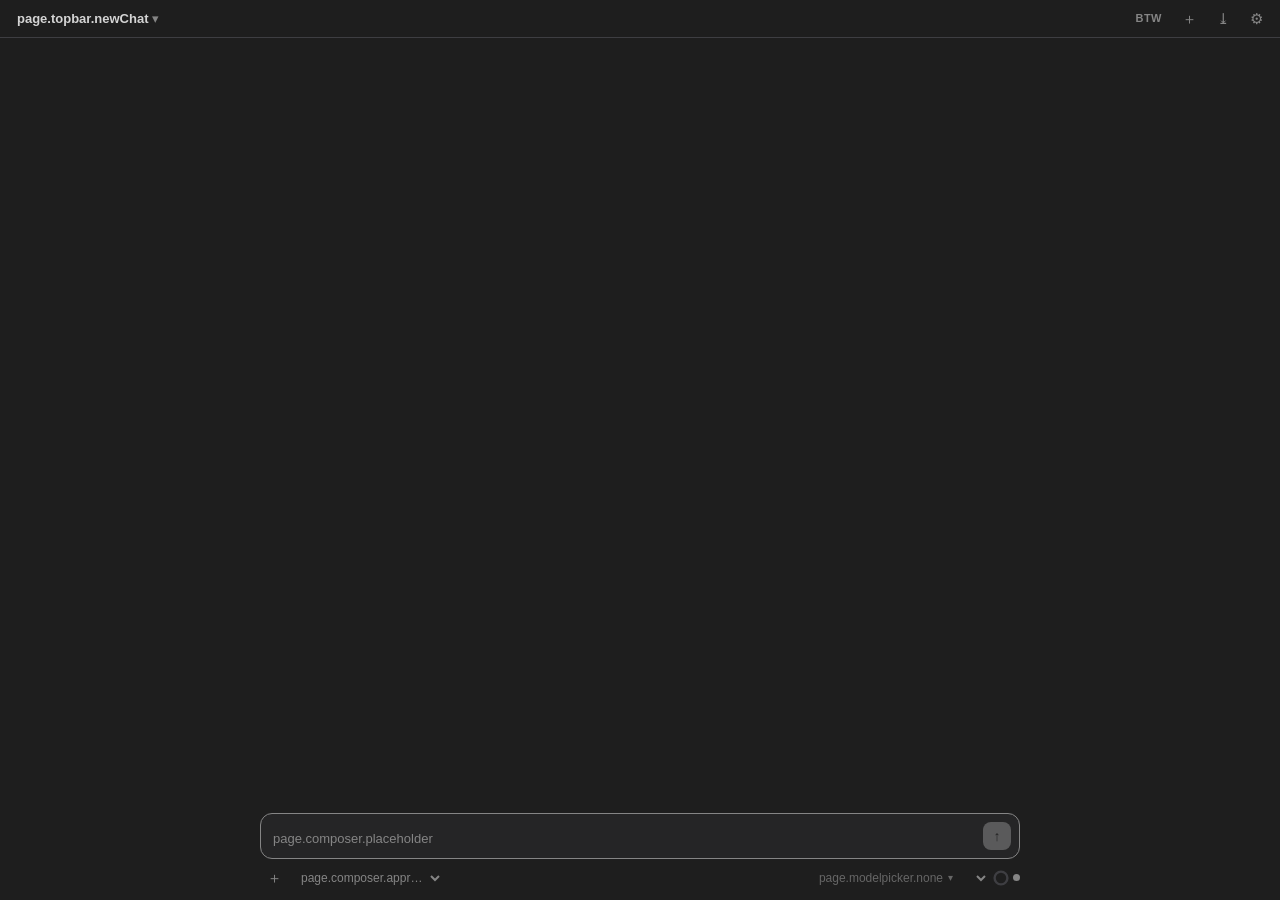
<file: src/chat/chat.html>
<!DOCTYPE html>
<html lang="en">
<head>
  <meta charset="UTF-8">
  <meta name="viewport" content="width=device-width, initial-scale=1.0">
  <title>RAD Agent Chat</title>
  <link rel="stylesheet" href="chat.css">
  <link rel="stylesheet" href="activity.css">
  <link rel="stylesheet" href="chrome.css">
  <link rel="stylesheet" href="btw.css">
  <link rel="stylesheet" href="brands.css">
  <link rel="stylesheet" href="panels.css">
</head>
<body>
  <div id="topbar">
    <button id="title-btn" class="icon-btn" title="Session list" data-i18n-title="page.topbar.sessionListTitle" data-i18n="page.topbar.newChat">New chat</button>
    <span id="project-chip" class="chip" hidden></span>
    <span class="spacer"></span>
    <button id="btw-btn" class="icon-btn" title="Side questions (/btw)" data-i18n-title="page.topbar.btwTitle">BTW<span id="btw-count"></span></button>
    <button id="new-btn" class="icon-btn" title="New session" data-i18n-title="page.topbar.newSessionTitle">＋</button>
    <button id="export-btn" class="icon-btn" title="Export to HTML" data-i18n-title="page.topbar.exportTitle">⤓</button>
    <button id="settings-btn" class="icon-btn" title="Settings" data-i18n-title="page.topbar.settingsTitle">⚙</button>
  </div>
  <div id="banner" hidden></div>
  <div id="log"></div>
  <button id="scroll-bottom-btn" aria-label="New messages" data-i18n-aria-label="page.chat.newMessages" data-i18n="page.chat.scrollBottom">↓ New messages</button>
  <div id="btw-panel" hidden>
    <div class="btw-head">
      <span class="btw-title" data-i18n="page.btw.panelTitle">Side question notes</span>
      <span class="spacer"></span>
      <button id="btw-close" class="icon-btn" title="Close (Esc)" data-i18n-title="page.btw.closeTitle">×</button>
    </div>
    <div class="btw-tools">
      <input id="btw-search" type="search" placeholder="Search questions & answers" data-i18n-placeholder="page.btw.searchPlaceholder">
      <label><input id="btw-only" type="checkbox"> <span data-i18n="page.btw.onlyHere">This chat only</span></label>
    </div>
    <div id="btw-list"></div>
    <div class="btw-new">
      <textarea id="btw-new-input" rows="2" placeholder="New side question (Enter to send) · Answered separately using current context, not added to chat" data-i18n-placeholder="page.btw.newPlaceholder"></textarea>
    </div>
  </div>
  <div id="sheet" hidden>
    <div class="sheet-head">
      <span id="sheet-title" class="sheet-title"></span>
      <span class="spacer"></span>
      <button id="sheet-close" class="icon-btn" title="Close (Esc)" data-i18n-title="page.btw.closeTitle">×</button>
    </div>
    <div id="sheet-body" class="markdown-body"></div>
  </div>
  <div id="composer">
    <div class="composer-col">
      <div id="slash-menu" class="popup" hidden></div>
      <div id="plus-menu" class="popup" hidden>
        <div class="popup-item" data-action="attachFiles"><span class="menu-icon">📎</span><span class="popup-name" data-i18n="page.plusmenu.attachFiles">Add files or photos</span></div>
        <div class="popup-item" data-action="addFolder"><span class="menu-icon">📁</span><span class="popup-name" data-i18n="page.plusmenu.addFolder">Add folder</span></div>
        <div class="popup-sep"></div>
        <div class="popup-item has-sub" data-sub="mcpServers"><span class="menu-icon">⊞</span><span class="popup-name" data-i18n="page.plusmenu.mcpServers">MCP servers</span><span class="sub-arrow">›</span></div>
        <div class="popup-item has-sub" data-sub="plugins"><span class="menu-icon">⧉</span><span class="popup-name" data-i18n="page.plusmenu.plugins">Plugins</span><span class="sub-arrow">›</span></div>
        <div class="popup-sep"></div>
        <div class="popup-item" data-action="compile"><span class="menu-icon">▶</span><span class="popup-name" data-i18n="page.plusmenu.compile">Compile project</span></div>
      </div>
      <div id="sub-menu" class="popup" hidden></div>
      <div id="usage-pop" class="popup" hidden></div>
      <div id="model-menu" class="popup" hidden>
        <input id="model-search" type="search" placeholder="Search models" data-i18n-placeholder="page.modelpicker.search">
        <div id="model-list"></div>
      </div>
      <div id="chips"></div>
      <div class="composer-box">
        <textarea id="input" rows="1" placeholder="Type a message · / for commands" data-i18n-placeholder="page.composer.placeholder"></textarea>
        <button id="send-btn" title="Send (Enter)" data-i18n-title="page.composer.sendTitle" disabled>↑</button>
      </div>
      <div class="composer-footer">
        <button id="plus-btn" class="icon-btn" title="Files, folders, MCP servers, plugins" data-i18n-title="page.composer.plusTitle">＋</button>
        <select id="approval-select" title="Approval mode: omp tools and IDE changes (buffers, forms, debugger). Always ask = each change, Accept edits = once per turn, Bypass permissions = never ask (does not save), Plan = write plan in docs\plans without changes" data-i18n-title="page.composer.approvalTitle">
          <option value="always-ask" data-i18n="page.composer.approvalAlwaysAsk">Always ask</option>
          <option value="write" data-i18n="page.composer.approvalWrite">Accept edits</option>
          <option value="yolo" data-i18n="page.composer.approvalYolo">Bypass permissions</option>
          <option value="plan" data-i18n="page.composer.approvalPlan">Plan</option>
        </select>
        <span class="spacer"></span>
        <button id="model-btn" class="footer-btn" type="button"></button>
        <select id="thinking-select" title="Thinking level" data-i18n-title="page.composer.thinkingTitle"></select>
        <svg id="ctx-ring" viewBox="0 0 20 20" role="button"><circle cx="10" cy="10" r="8" fill="none" stroke="var(--border)" stroke-width="3"/><circle id="ctx-arc" cx="10" cy="10" r="8" fill="none" stroke="var(--muted)" stroke-width="3" stroke-dasharray="0 50.3" transform="rotate(-90 10 10)"/></svg>
        <span id="conn-dot" class="off" title="Connecting" data-i18n-title="page.composer.connectingTitle"></span>
      </div>
    </div>
  </div>
  <script src="brands.js"></script>
  <script src="markdown.js"></script>
  <script src="activity.js"></script>
  <script src="tools.js"></script>
  <script src="approval.js"></script>
  <script src="btw.js"></script>
  <script src="checkpoints.js"></script>
  <script src="turntime.js"></script>
  <script src="queue.js"></script>
  <script src="topbar.js"></script>
  <script src="modelpicker.js"></script>
  <script src="composer.js"></script>
  <script src="plusmenu.js"></script>
  <script src="panels.js"></script>
  <script src="clicks.js"></script>
  <script src="chat.js"></script>
</body>
</html>
</file>
<file: src/chat/chat.css>
:root {
  --bg: #1e1e1e;
  --fg: #d4d4d4;
  --muted: #858585;
  --accent: #007acc;
  --userBg: #264f78;
  --assistantBg: #252526;
  --codeBg: #181818;
  --border: #3e3e42;
  --error: #f48771;
  --success: #4ec9b0;
  --warn: #cca700;
  --link: #3794ff;
  --font: -apple-system, BlinkMacSystemFont, "Segoe UI", Roboto, sans-serif;
  --monoFont: Consolas, "Courier New", monospace;
  --fontSize: 13px;
}

*, *::before, *::after { box-sizing: border-box; }

html, body {
  height: 100%;
  overflow: hidden;
  margin: 0;
  padding: 0;
  background-color: var(--bg);
  color: var(--fg);
  font-family: var(--font);
  font-size: var(--fontSize);
  line-height: 1.5;
  user-select: text;
  -webkit-user-select: text;
}

body { display: flex; flex-direction: column; }

#log {
  flex: 1 1 auto;
  min-height: 0;
  overflow-y: auto;
  overflow-x: hidden;
  padding: 20px 20px 24px 20px;
  display: flex;
  flex-direction: column;
  align-items: center;
  gap: 14px;
}
/* One centred reading column, like a chat app; narrow docks use the full width. */
#log > * { width: 100%; max-width: 760px; }

#log::-webkit-scrollbar { width: 8px; }
#log::-webkit-scrollbar-track { background: transparent; }
#log::-webkit-scrollbar-thumb { background: rgba(255, 255, 255, 0.15); border-radius: 4px; }
#log::-webkit-scrollbar-thumb:hover { background: rgba(255, 255, 255, 0.25); }

/* Turns */
.turn { display: flex; flex-direction: column; gap: 8px; }
.turn-user { align-items: flex-end; margin-top: 10px; }
.user-bubble {
  background: var(--userBg);
  color: var(--fg);
  padding: 8px 14px;
  border-radius: 14px;
  max-width: 85%;
}
.user-text { white-space: pre-wrap; word-break: break-word; }

.turn-assistant { align-items: stretch; }
.assistant-bubble { color: var(--fg); }

/* Tool rows */
.tool-row {
  background: transparent;
  border: 1px solid var(--border);
  border-radius: 6px;
  font-size: 12px;
  width: 100%;
  margin: 2px 0;
  overflow: hidden;
}
.tool-summary {
  display: flex;
  align-items: center;
  gap: 8px;
  padding: 6px 10px;
  cursor: pointer;
  user-select: none;
  list-style: none;
}
.tool-summary::-webkit-details-marker { display: none; }
.tool-summary::before {
  content: "▶";
  font-size: 9px;
  color: var(--muted);
  transition: transform 0.15s ease;
  display: inline-block;
  width: 10px;
}
details[open] > .tool-summary::before { transform: rotate(90deg); }

.tool-status-icon {
  display: inline-flex;
  align-items: center;
  justify-content: center;
  width: 14px;
  height: 14px;
  flex-shrink: 0;
}
.tool-spinner {
  width: 10px;
  height: 10px;
  border: 2px solid var(--muted);
  border-top-color: var(--accent);
  border-radius: 50%;
  animation: tool-spin 0.8s linear infinite;
  display: inline-block;
}
@keyframes tool-spin { to { transform: rotate(360deg); } }

.tool-ok { color: var(--success); font-weight: bold; }
.tool-err { color: var(--error); font-weight: bold; }
.tool-warn { color: var(--warn); font-weight: bold; }
.tool-name { font-weight: 600; color: var(--fg); flex-shrink: 0; }
.tool-detail {
  color: var(--muted);
  overflow: hidden;
  text-overflow: ellipsis;
  white-space: nowrap;
  flex: 1;
  min-width: 0;
}
.tool-meta {
  color: var(--muted);
  font-size: 11px;
  white-space: nowrap;
  margin-left: auto;
  padding-left: 8px;
  flex-shrink: 0;
}
.tool-result {
  margin: 0;
  padding: 8px 10px;
  background: var(--codeBg);
  border-top: 1px solid var(--border);
  font-family: var(--monoFont);
  font-size: 11px;
  line-height: 1.4;
  overflow-x: auto;
  max-height: 250px;
  white-space: pre-wrap;
  word-break: break-all;
}

/* Notices */
.notice {
  align-self: center;
  font-size: 11px;
  padding: 3px 12px;
  border-radius: 12px;
  max-width: 90%;
  text-align: center;
  margin: 2px auto;
}
.notice-info { color: var(--muted); background: rgba(255, 255, 255, 0.04); }
.notice-warn {
  color: var(--warn);
  background: rgba(204, 167, 0, 0.12);
  border: 1px solid rgba(204, 167, 0, 0.25);
}
.notice-error {
  color: var(--error);
  background: rgba(244, 71, 71, 0.12);
  border: 1px solid rgba(244, 71, 71, 0.25);
}
.notice-output {
  align-self: stretch;
  text-align: left;
  color: var(--fg);
  background: var(--codeBg);
  border: 1px solid var(--border);
  border-radius: 6px;
  font-family: var(--monoFont);
  font-size: 12px;
  white-space: pre;
  overflow-x: auto;
  max-width: 100%;
  margin: 2px 0;
}

/* Markdown body */
.markdown-body { line-height: 1.6; word-break: break-word; }
.markdown-body h1, .markdown-body h2, .markdown-body h3,
.markdown-body h4, .markdown-body h5, .markdown-body h6 {
  margin: 10px 0 4px 0;
  font-weight: 600;
  color: var(--fg);
}
.markdown-body h1 { font-size: 1.35em; border-bottom: 1px solid var(--border); padding-bottom: 4px; }
.markdown-body h2 { font-size: 1.2em; border-bottom: 1px solid var(--border); padding-bottom: 3px; }
.markdown-body h3 { font-size: 1.05em; }
.markdown-body p { margin: 6px 0; }
.markdown-body ul, .markdown-body ol { margin: 6px 0; padding-left: 20px; }
.markdown-body li { margin: 2px 0; }

.markdown-body blockquote {
  margin: 8px 0;
  padding: 4px 12px;
  border-left: 3px solid var(--accent);
  color: var(--muted);
  background: rgba(255, 255, 255, 0.02);
}
.markdown-body hr { border: none; border-top: 1px solid var(--border); margin: 10px 0; }
.markdown-body table { border-collapse: collapse; width: 100%; margin: 8px 0; font-size: 12px; }
.markdown-body th, .markdown-body td { border: 1px solid var(--border); padding: 6px 10px; }
.markdown-body th { background: rgba(255, 255, 255, 0.05); font-weight: 600; }
.markdown-body tr:nth-child(even) td { background: rgba(255, 255, 255, 0.02); }
.markdown-body code {
  font-family: var(--monoFont);
  background: var(--codeBg);
  border: 1px solid var(--border);
  padding: 1px 4px;
  border-radius: 3px;
  font-size: 0.9em;
}

/* Code blocks */
.code-block {
  background: var(--codeBg);
  border: 1px solid var(--border);
  border-radius: 4px;
  margin: 8px 0;
  overflow: hidden;
}
.code-header {
  display: flex;
  justify-content: space-between;
  align-items: center;
  padding: 4px 8px;
  background: rgba(255, 255, 255, 0.04);
  border-bottom: 1px solid var(--border);
}
.code-lang { font-size: 11px; color: var(--muted); font-family: var(--monoFont); text-transform: lowercase; }
.code-copy-btn {
  background: transparent;
  border: 1px solid var(--border);
  color: var(--fg);
  padding: 2px 8px;
  border-radius: 3px;
  font-size: 11px;
  cursor: pointer;
  transition: background 0.15s;
}
.code-copy-btn:hover { background: rgba(255, 255, 255, 0.1); }
.code-block pre { margin: 0; padding: 8px 12px; overflow-x: auto; }
.code-block code { background: transparent; border: none; padding: 0; border-radius: 0; font-size: 12px; line-height: 1.45; }

/* Syntax highlighting */
.tok-keyword { color: #569cd6; font-weight: 600; }
.tok-string { color: #ce9178; }
.tok-comment { color: #6a9955; font-style: italic; }
.tok-number { color: #b5cea8; }

/* File references */
.file-ref {
  color: var(--link);
  text-decoration: underline;
  text-decoration-style: dotted;
  cursor: pointer;
}
.file-ref:hover {
  text-decoration-style: solid;
  background: rgba(79, 193, 255, 0.12);
  border-radius: 2px;
}

/* Chat link */
.chat-link { color: var(--link); text-decoration: underline; cursor: pointer; }
.chat-link:hover { text-decoration: none; }

/* Floating scroll button */
#scroll-bottom-btn {
  position: fixed;
  bottom: 140px;
  left: 50%;
  transform: translateX(-50%);
  background: var(--accent);
  color: #ffffff;
  border: none;
  padding: 6px 14px;
  border-radius: 16px;
  box-shadow: 0 2px 8px rgba(0, 0, 0, 0.4);
  cursor: pointer;
  font-size: 12px;
  font-family: var(--font);
  display: none;
  z-index: 100;
  transition: opacity 0.2s, transform 0.2s;
}
#scroll-bottom-btn.visible { display: block; }
#scroll-bottom-btn:hover { filter: brightness(1.1); }

/* Checkpoint actions under a user message (checkpoints.js) */
.turn-user { position: relative; }
.cp-actions { display: flex; gap: 6px; justify-content: flex-end; visibility: hidden; }
.turn-user:hover .cp-actions { visibility: visible; }
.cp-btn { font: inherit; font-size: 11px; color: var(--muted); background: transparent;
  border: 1px solid var(--border); border-radius: 6px; padding: 1px 8px; cursor: pointer; }
.cp-btn:hover { color: var(--fg); }
</file>
<file: src/chat/activity.css>
/* omp progress shown in the chat: thinking, tool input, live output, subagents, todos.
   body.hide-<kind> classes come from the "display" message (RADAgent settings). */

.activity-row {
  border: 1px dashed var(--border);
  border-radius: 4px;
  width: 100%;
  font-size: 12px;
}
.activity-row > summary {
  display: flex;
  align-items: center;
  gap: 8px;
  padding: 4px 10px;
  cursor: pointer;
  color: var(--muted);
  list-style: none;
  user-select: none;
}
.activity-row > summary::-webkit-details-marker { display: none; }
.activity-row > summary::before { content: "▶"; font-size: 9px; transition: transform 0.1s; }
.activity-row[open] > summary::before { transform: rotate(90deg); }
.activity-label { font-weight: 600; }
.activity-meta { margin-left: auto; font-size: 11px; white-space: nowrap; }
.activity-text {
  margin: 0;
  padding: 6px 10px;
  max-height: 260px;
  overflow: auto;
  white-space: pre-wrap;
  word-break: break-word;
  color: var(--muted);
  font-family: var(--monoFont);
  font-size: 12px;
  border-top: 1px dashed var(--border);
}
.thinking-row .activity-text { font-family: var(--font); font-style: italic; }
.thinking-row.live .activity-label::after { content: " …"; }

.tool-input {
  margin: 0;
  padding: 6px 10px;
  max-height: 220px;
  overflow: auto;
  white-space: pre-wrap;
  word-break: break-word;
  font-family: var(--monoFont);
  font-size: 12px;
  color: var(--muted);
  border-bottom: 1px dashed var(--border);
}
.tool-input::before { content: attr(data-label); display: block; font-family: var(--font); font-weight: 600; margin-bottom: 2px; }

.subagent-row {
  display: flex;
  gap: 8px;
  align-items: baseline;
  width: 100%;
  padding: 4px 10px;
  border-left: 3px solid var(--accent);
  background: rgba(127, 127, 127, 0.06);
  font-size: 12px;
}
.subagent-row.done { border-left-color: var(--success); }
.subagent-row.failed { border-left-color: var(--error); }
.subagent-name { font-weight: 600; white-space: nowrap; }
.subagent-text { color: var(--muted); overflow: hidden; text-overflow: ellipsis; white-space: nowrap; }
.subagent-meta { margin-left: auto; color: var(--muted); white-space: nowrap; }

#todo-panel {
  flex: 0 0 auto;
  max-height: 32vh;
  overflow-y: auto;
  padding: 6px 16px;
  border-bottom: 1px solid var(--border);
  background: var(--assistantBg);
  font-size: 12px;
}
#todo-panel[hidden] { display: none; }
.todo-title { font-weight: 600; color: var(--muted); margin-bottom: 2px; }
.todo-item { display: flex; gap: 6px; }
.todo-item.completed { color: var(--muted); text-decoration: line-through; }
.todo-item.in_progress { color: var(--accent); font-weight: 600; }
.todo-item.abandoned { color: var(--muted); font-style: italic; }

.notice-omp { color: var(--muted); background: rgba(255, 255, 255, 0.04); }
.notice-retry {
  color: var(--warn);
  background: rgba(204, 167, 0, 0.08);
}

body.hide-thinking .thinking-row,
body.hide-toolInput .tool-input,
body.hide-toolInput .tool-input-row,
body.hide-toolOutput .tool-row.running .tool-result,
body.hide-todos #todo-panel,
body.hide-subagents .subagent-row,
body.hide-retries .notice-retry,
body.hide-notices .notice-omp { display: none !important; }
</file>
<file: src/chat/chrome.css>
/* Top bar, composer, tool groups, file cards and the working indicator (topbar.js, composer.js,
   tools.js). Colours come from the theme variables. */

/* Top bar */
#topbar {
  flex: 0 0 auto;
  display: flex;
  align-items: center;
  gap: 6px;
  padding: 6px 10px;
  border-bottom: 1px solid var(--border);
}
.icon-btn {
  background: transparent;
  border: none;
  color: var(--muted);
  font: inherit;
  font-size: 15px;
  line-height: 1;
  padding: 5px 7px;
  border-radius: 6px;
  cursor: pointer;
}
.icon-btn:hover:not(:disabled) { color: var(--fg); background: rgba(127, 127, 127, 0.15); }
.icon-btn:disabled { opacity: 0.4; cursor: default; }
#title-btn {
  font-size: 13px;
  font-weight: 600;
  color: var(--fg);
  max-width: 60%;
  overflow: hidden;
  text-overflow: ellipsis;
  white-space: nowrap;
}
#title-btn::after { content: " ▾"; color: var(--muted); font-weight: normal; }
.chip {
  font-size: 11px;
  color: var(--muted);
  border: 1px solid var(--border);
  border-radius: 6px;
  padding: 1px 6px;
  white-space: nowrap;
}
.spacer { flex: 1 1 auto; }
#banner {
  flex: 0 0 auto;
  padding: 4px 12px;
  font-size: 12px;
  text-align: center;
  color: var(--muted);
}
#banner.error { color: var(--error); }
#banner[hidden] { display: none; }

/* Working indicator at the end of the transcript */
#working { display: flex; align-items: center; gap: 8px; color: var(--muted); font-size: 12px; }
#working[hidden] { display: none; }
.spark { color: #d97757; font-size: 18px; line-height: 1; }

/* Tool group: all activity between two answer blocks, collapsed into one line */
.tool-group > summary {
  display: flex;
  align-items: center;
  gap: 6px;
  color: var(--muted);
  font-size: 12px;
  cursor: pointer;
  list-style: none;
  user-select: none;
  padding: 2px 0;
}
.tool-group > summary::-webkit-details-marker { display: none; }
.tool-group > summary::after { content: "›"; transition: transform 0.1s; }
.tool-group[open] > summary::after { transform: rotate(90deg); }
.tool-group > summary:hover { color: var(--fg); }
.group-body { display: flex; flex-direction: column; gap: 4px; padding: 6px 0 2px 10px;
  border-left: 2px solid var(--border); margin-top: 4px; }
.group-failed { color: var(--error); }
body.hide-thinking .tool-group.only-thinking { display: none; }

/* File change card */
.file-card { border: 1px solid var(--border); border-radius: 8px; overflow: hidden; font-size: 13px; }
.file-row { display: flex; align-items: center; gap: 8px; padding: 7px 12px; cursor: pointer; }
.file-row + .file-row { border-top: 1px solid var(--border); }
.file-row:hover { background: rgba(127, 127, 127, 0.1); }
.file-icon { color: var(--muted); }
.file-name { flex: 1 1 auto; overflow: hidden; text-overflow: ellipsis; white-space: nowrap; }
.file-add { color: var(--success); font-family: var(--monoFont); }
.file-del { color: var(--error); font-family: var(--monoFont); }
.file-open { color: var(--muted); }

/* Composer */
#composer { flex: 0 0 auto; padding: 4px 20px 10px 20px; display: flex; justify-content: center; }
.composer-col { width: 100%; max-width: 760px; position: relative; }
#chips { display: flex; flex-wrap: wrap; gap: 6px; margin-bottom: 6px; }
#chips:empty { display: none; }
.ctx-chip {
  font-size: 11px;
  color: var(--muted);
  border: 1px solid var(--border);
  border-radius: 10px;
  padding: 1px 8px;
  background: transparent;
  font-family: inherit;
}
button.ctx-chip { cursor: pointer; }
button.ctx-chip.on { color: var(--fg); border-color: var(--accent); }
.ctx-chip.attach { color: var(--fg); }
.ctx-chip .remove { margin-left: 6px; cursor: pointer; color: var(--muted); }
.ctx-chip .remove:hover { color: var(--error); }
.composer-box {
  display: flex;
  align-items: flex-end;
  gap: 6px;
  border: 1px solid var(--border);
  border-radius: 12px;
  background: var(--assistantBg);
  padding: 8px 8px 8px 12px;
}
.composer-box:focus-within { border-color: var(--muted); }
#input {
  flex: 1 1 auto;
  resize: none;
  border: none;
  outline: none;
  background: transparent;
  color: var(--fg);
  font: inherit;
  line-height: 1.5;
  max-height: 40vh;
  min-height: 1.5em;
  overflow-y: auto;
  padding: 2px 0;
}
#input::placeholder { color: var(--muted); }
#send-btn {
  flex: 0 0 auto;
  width: 28px;
  height: 28px;
  border-radius: 8px;
  border: none;
  background: var(--fg);
  color: var(--bg);
  font-size: 14px;
  cursor: pointer;
}
#send-btn:disabled { opacity: 0.3; cursor: default; }
#send-btn.stop { background: var(--muted); }
.composer-footer {
  display: flex;
  /* One line at any width and in any language: the selects shrink instead of wrapping. */
  flex-wrap: nowrap;
  align-items: center;
  gap: 4px;
  margin-top: 6px;
  font-size: 12px;
  color: var(--muted);
}
.composer-footer select {
  background: transparent;
  color: var(--muted);
  border: none;
  font: inherit;
  font-size: 12px;
  padding: 3px 4px;
  border-radius: 6px;
  cursor: pointer;
  max-width: 150px;
  min-width: 0;
  flex: 0 1 auto;
  text-overflow: ellipsis;
}
.composer-footer select:hover:not(:disabled) { color: var(--fg); background: rgba(127, 127, 127, 0.15); }
.composer-footer select option { background: var(--bg); color: var(--fg); }
#approval-select { flex-shrink: 0; }
#approval-select.yolo { color: var(--warn); }
#ctx-ring { width: 16px; height: 16px; flex: none; }
#conn-dot { width: 7px; height: 7px; border-radius: 50%; background: var(--success); flex: none; }
#conn-dot.off { background: var(--muted); }
#conn-dot.error { background: var(--error); }

/* Popups above the composer: slash commands and the + menu */
.popup {
  position: absolute;
  bottom: 100%;
  margin-bottom: 6px;
  background: var(--bg);
  border: 1px solid var(--border);
  border-radius: 8px;
  box-shadow: 0 4px 16px rgba(0, 0, 0, 0.35);
  max-height: 260px;
  overflow-y: auto;
  z-index: 10;
  font-size: 12px;
}
.popup[hidden] { display: none; }
#slash-menu { left: 0; right: 0; }
#plus-menu { left: 0; min-width: 210px; overflow: visible; max-height: none; }
#sub-menu { left: 214px; width: 250px; max-width: 100%; margin-bottom: 0; }
.popup-sep { height: 1px; background: var(--border); margin: 4px 0; }
.popup-empty { padding: 6px 10px; color: var(--muted); }
.menu-icon, .switch-icon { width: 16px; text-align: center; color: var(--muted); flex: 0 0 auto; }
.has-sub .popup-name { flex: 1 1 auto; }
.sub-arrow { color: var(--muted); }
.switch-row .popup-name { flex: 1 1 auto; overflow: hidden; text-overflow: ellipsis; font-weight: normal; }
.switch { position: relative; width: 28px; height: 16px; border-radius: 8px; background: var(--border);
  flex: 0 0 auto; transition: background 0.15s; }
.switch.on { background: #3b82f6; }
.switch .knob { position: absolute; top: 2px; left: 2px; width: 12px; height: 12px; border-radius: 50%;
  background: #fff; transition: left 0.15s; }
.switch.on .knob { left: 14px; }
.popup-item { display: flex; align-items: center; gap: 8px; padding: 6px 10px; cursor: pointer; }
.popup-item.active, .popup-item:hover { background: rgba(127, 127, 127, 0.18); }
.popup-name { color: var(--fg); font-weight: 600; white-space: nowrap; }
.popup-desc { color: var(--muted); overflow: hidden; text-overflow: ellipsis; white-space: nowrap; }

/* In-chat cards: approvals and plans (approval.js) */
.action-card { border: 1px solid var(--accent); border-radius: 8px; padding: 10px 12px; font-size: 13px; }
.action-card.approved { border-color: var(--success); }
.action-card.refused { border-color: var(--border); opacity: 0.8; }
.card-head { display: flex; gap: 8px; align-items: baseline; margin-bottom: 6px; }
.card-title { font-weight: 600; white-space: nowrap; flex: none; }
.card-target { color: var(--muted); overflow: hidden; text-overflow: ellipsis; white-space: nowrap; }
.file-link { cursor: pointer; text-decoration: underline dotted; }
.card-summary { color: var(--muted); font-size: 12px; margin-bottom: 4px; }
.card-diff { margin: 0 0 8px 0; max-height: 320px; overflow: auto; background: var(--codeBg);
  border: 1px solid var(--border); border-radius: 4px; padding: 6px 8px; font-family: var(--monoFont);
  font-size: 12px; white-space: pre-wrap; word-break: break-word; }
.diff-add { color: var(--success); }
.diff-del { color: var(--error); }
.diff-same, .diff-text { color: var(--fg); }
.card-actions { display: flex; gap: 8px; align-items: center; }
.card-btn { font: inherit; font-size: 12px; padding: 4px 14px; border-radius: 6px; cursor: pointer;
  border: 1px solid var(--border); background: transparent; color: var(--fg); }
.card-btn.primary { background: var(--accent); border-color: var(--accent); color: #fff; }
.card-btn:disabled { opacity: 0.5; cursor: default; }
.card-status { color: var(--muted); font-size: 12px; }
.plan-title { font-weight: 600; margin: 2px 0 4px 0; }
.plan-steps { margin: 0 0 8px 0; padding-left: 20px; }
#approval-select.plan { color: var(--accent); }
</file>
<file: src/chat/btw.css>
/* /btw side questions: folded cards in the chat and the notes panel (btw.js). */

#btw-count:not(:empty) {
  margin-left: 4px;
  font-size: 10px;
  padding: 0 5px;
  border-radius: 8px;
  background: var(--border);
  color: var(--fg);
}
#btw-btn { font-size: 11px; font-weight: 600; letter-spacing: 0.5px; }

/* Chat card: one line until opened */
.btw-card {
  align-self: center;
  border: 1px dashed var(--border);
  border-radius: 8px;
  padding: 6px 10px;
  font-size: 12px;
}
.btw-card > summary {
  display: flex;
  gap: 8px;
  align-items: baseline;
  cursor: pointer;
  list-style: none;
  color: var(--muted);
}
.btw-card > summary::-webkit-details-marker { display: none; }
.btw-card > summary::before { content: "›"; transition: transform 0.15s; }
.btw-card[open] > summary::before { transform: rotate(90deg); }
.btw-tag {
  flex: none;
  font-size: 10px;
  font-weight: 700;
  color: var(--accent);
  border: 1px solid var(--accent);
  border-radius: 4px;
  padding: 0 4px;
}
.btw-q { flex: 1 1 auto; min-width: 0; overflow: hidden; text-overflow: ellipsis; white-space: nowrap; color: var(--fg); }
.btw-state { flex: none; font-size: 11px; }
.btw-card.running .btw-state { color: var(--accent); }
.btw-card.failed .btw-state { color: var(--error); }
.btw-card > .card-actions, .btw-card > .btw-follow { display: none; }
.btw-card[open] > .card-actions { display: flex; margin-top: 6px; }
.btw-card[open] > .btw-follow:not([hidden]) { display: flex; }
.btw-body { margin-top: 6px; font-size: 13px; }
.btw-wait { color: var(--muted); font-style: italic; }
.btw-error { color: var(--error); font-size: 12px; }

/* Follow-up input */
.btw-follow { display: flex; gap: 6px; align-items: flex-end; margin-top: 6px; }
.btw-follow textarea, #btw-new-input, #btw-search {
  flex: 1 1 auto;
  font: inherit;
  font-size: 12px;
  color: var(--fg);
  background: var(--codeBg);
  border: 1px solid var(--border);
  border-radius: 6px;
  padding: 5px 8px;
  resize: vertical;
}

/* Notes panel: replaces the transcript and the composer while open */
body.btw-open #log, body.btw-open #composer, body.btw-open #scroll-bottom-btn { display: none !important; }
#btw-panel { flex: 1 1 auto; min-height: 0; display: flex; flex-direction: column; }
#btw-panel[hidden] { display: none; }
.btw-head { display: flex; align-items: center; padding: 8px 12px 4px 12px; }
.btw-title { font-weight: 600; }
.btw-tools { display: flex; gap: 10px; align-items: center; padding: 4px 12px 8px 12px; font-size: 12px; color: var(--muted); }
.btw-tools label { white-space: nowrap; cursor: pointer; }
#btw-list { flex: 1 1 auto; min-height: 0; overflow-y: auto; padding: 0 12px; display: flex; flex-direction: column; gap: 8px; }
.btw-empty { color: var(--muted); font-size: 12px; text-align: center; margin-top: 24px; }
.btw-topic { border: 1px solid var(--border); border-radius: 8px; padding: 8px 10px; }
.btw-topic.here { border-left: 3px solid var(--accent); }
.btw-topic > summary { cursor: pointer; list-style: none; }
.btw-topic > summary::-webkit-details-marker { display: none; }
.btw-topic-head { display: flex; gap: 8px; align-items: center; }
.btw-topic .btw-q { flex: 1 1 auto; font-weight: 600; white-space: normal; }
.card-btn.btw-stop { flex: none; padding: 1px 10px; font-size: 11px; color: var(--error); border-color: var(--error); }
.btw-meta { color: var(--muted); font-size: 11px; margin-top: 2px; }
.btw-thread { display: flex; flex-direction: column; gap: 10px; margin-top: 8px; }
.btw-turn-q { font-weight: 600; font-size: 12px; }
.btw-turn-q::before { content: "Q  "; color: var(--accent); }
.btw-turn-meta { color: var(--muted); font-size: 11px; }
.btw-topic > .card-actions { margin-top: 6px; }
.btw-new { padding: 8px 12px 10px 12px; border-top: 1px solid var(--border); display: flex; }
</file>
<file: src/chat/brands.css>
/* Provider and model logos (brands.js). Colour logos are images; one-colour logos are masks
   filled with the text colour so they stay visible on dark and light IDE themes. */
.brand {
  display: inline-block;
  flex: none;
  width: 1.15em;
  height: 1.15em;
  vertical-align: -0.2em;
  background: center / contain no-repeat;
}
.brand.mono {
  background: currentColor;
  -webkit-mask: center / contain no-repeat;
  mask: center / contain no-repeat;
}
.brand.letter {
  border-radius: 50%;
  color: #fff;
  font-size: 0.7em;
  width: 1.6em;
  height: 1.6em;
  line-height: 1.6em;
  text-align: center;
  font-weight: 700;
  vertical-align: middle;
}

/* The working line: the running model's logo. */
.working-logo { display: inline-flex; align-items: center; justify-content: center; width: 20px; height: 20px; flex: none; }
.working-logo .brand { width: 18px; height: 18px; }
.working-logo.spin { animation: brand-spin 1.6s linear infinite; }
.working-logo.pulse { animation: brand-pulse 1.4s ease-in-out infinite; }
@keyframes brand-spin { to { transform: rotate(360deg); } }
@keyframes brand-pulse {
  0%, 100% { transform: scale(0.82); opacity: 0.55; }
  50% { transform: scale(1.08); opacity: 1; }
}

/* Model button and menu in the composer footer. */
.footer-btn {
  display: inline-flex;
  align-items: center;
  gap: 5px;
  background: transparent;
  color: var(--muted);
  border: none;
  font: inherit;
  font-size: 12px;
  padding: 3px 4px;
  border-radius: 6px;
  cursor: pointer;
  min-width: 0;
  max-width: 170px;
  flex: 0 1 auto;
}
.footer-btn:hover:not(:disabled) { color: var(--fg); background: rgba(127, 127, 127, 0.15); }
.footer-btn:disabled { cursor: default; opacity: 0.7; }
.footer-btn .model-name { overflow: hidden; text-overflow: ellipsis; white-space: nowrap; min-width: 0; }
.footer-btn .model-arrow { font-size: 10px; flex: none; }
#model-menu { right: 40px; width: 320px; max-width: calc(100% - 40px); max-height: 360px; display: flex; flex-direction: column; overflow: hidden; }
#model-menu[hidden] { display: none; }
#model-search {
  margin: 6px;
  padding: 4px 8px;
  background: var(--input-bg, var(--bg));
  color: var(--fg);
  border: 1px solid var(--border);
  border-radius: 6px;
  font: inherit;
}
#model-list { overflow-y: auto; padding-bottom: 4px; }
.model-group {
  display: flex;
  align-items: center;
  gap: 6px;
  padding: 6px 10px 3px 10px;
  color: var(--muted);
  font-size: 11px;
  font-weight: 600;
  text-transform: none;
}
.model-row { padding-left: 18px; }
.model-row .popup-name { font-weight: 400; overflow: hidden; text-overflow: ellipsis; }
.model-row.current .popup-name { font-weight: 700; }

/* "Answered by" tag above an answer when the model changed. */
.model-tag {
  display: flex;
  align-items: center;
  gap: 6px;
  color: var(--muted);
  font-size: 11px;
  margin: 6px 0 2px 0;
}
.notice .brand { margin: 0 3px 0 2px; }
</file>
<file: src/chat/panels.css>
/* Sheet over the chat (panels.js): subagent transcripts, shortcut and subagent lists */
#sheet { position: fixed; inset: 0; z-index: 20; display: flex; flex-direction: column;
  background: var(--bg); }
#sheet[hidden] { display: none; }
.sheet-head { display: flex; align-items: center; padding: 8px 12px 4px 12px;
  border-bottom: 1px solid var(--border); }
.sheet-title { font-weight: 600; }
#sheet-body { flex: 1 1 auto; overflow: auto; padding: 10px 20px; }

/* Usage panel of the context ring */
#ctx-ring { cursor: pointer; }
#usage-pop { right: 0; width: 360px; max-width: 100%; padding: 10px 12px; font-size: 12px; }
.usage-row { display: flex; align-items: baseline; gap: 8px; margin-top: 8px; }
.usage-label { color: var(--fg); font-weight: 600; white-space: nowrap; }
.usage-detail { color: var(--muted); flex: 1 1 auto; text-align: right; white-space: nowrap;
  overflow: hidden; text-overflow: ellipsis; }
.usage-value { color: var(--muted); min-width: 32px; text-align: right; }
.usage-bar { height: 4px; border-radius: 2px; background: var(--border); margin-top: 4px; overflow: hidden; }
.usage-fill { height: 100%; background: var(--accent); }
.usage-fill.high { background: var(--warn); }
.usage-note { color: var(--muted); margin-top: 4px; }
.usage-head { display: flex; justify-content: space-between; color: var(--muted); cursor: pointer;
  margin-top: 4px; }
.usage-head:hover { color: var(--fg); }

/* Messages sent while omp worked (queue.js), and the retry stop */
.queue-tag { font-size: 10px; color: var(--muted); margin-top: 2px; text-align: right; }
.queue-waiting .queue-tag { font-style: italic; }
.queue-cancel { font-style: normal; }
.queue-cancelled .user-text { text-decoration: line-through; opacity: 0.6; }
.queue-lost .queue-tag { color: var(--warn, var(--muted)); }
.notice-btn { margin-left: 8px; font: inherit; font-size: 11px; color: var(--fg); cursor: pointer;
  background: transparent; border: 1px solid var(--border); border-radius: 4px; padding: 0 6px; }
.subagent-row { cursor: pointer; }

/* When a turn ended and how long it took (turntime.js) */
.turn-time { font-size: 11px; color: var(--muted); margin: 2px 0 12px; }
.turn-time.stopped { color: var(--warn, var(--muted)); }
</file>
